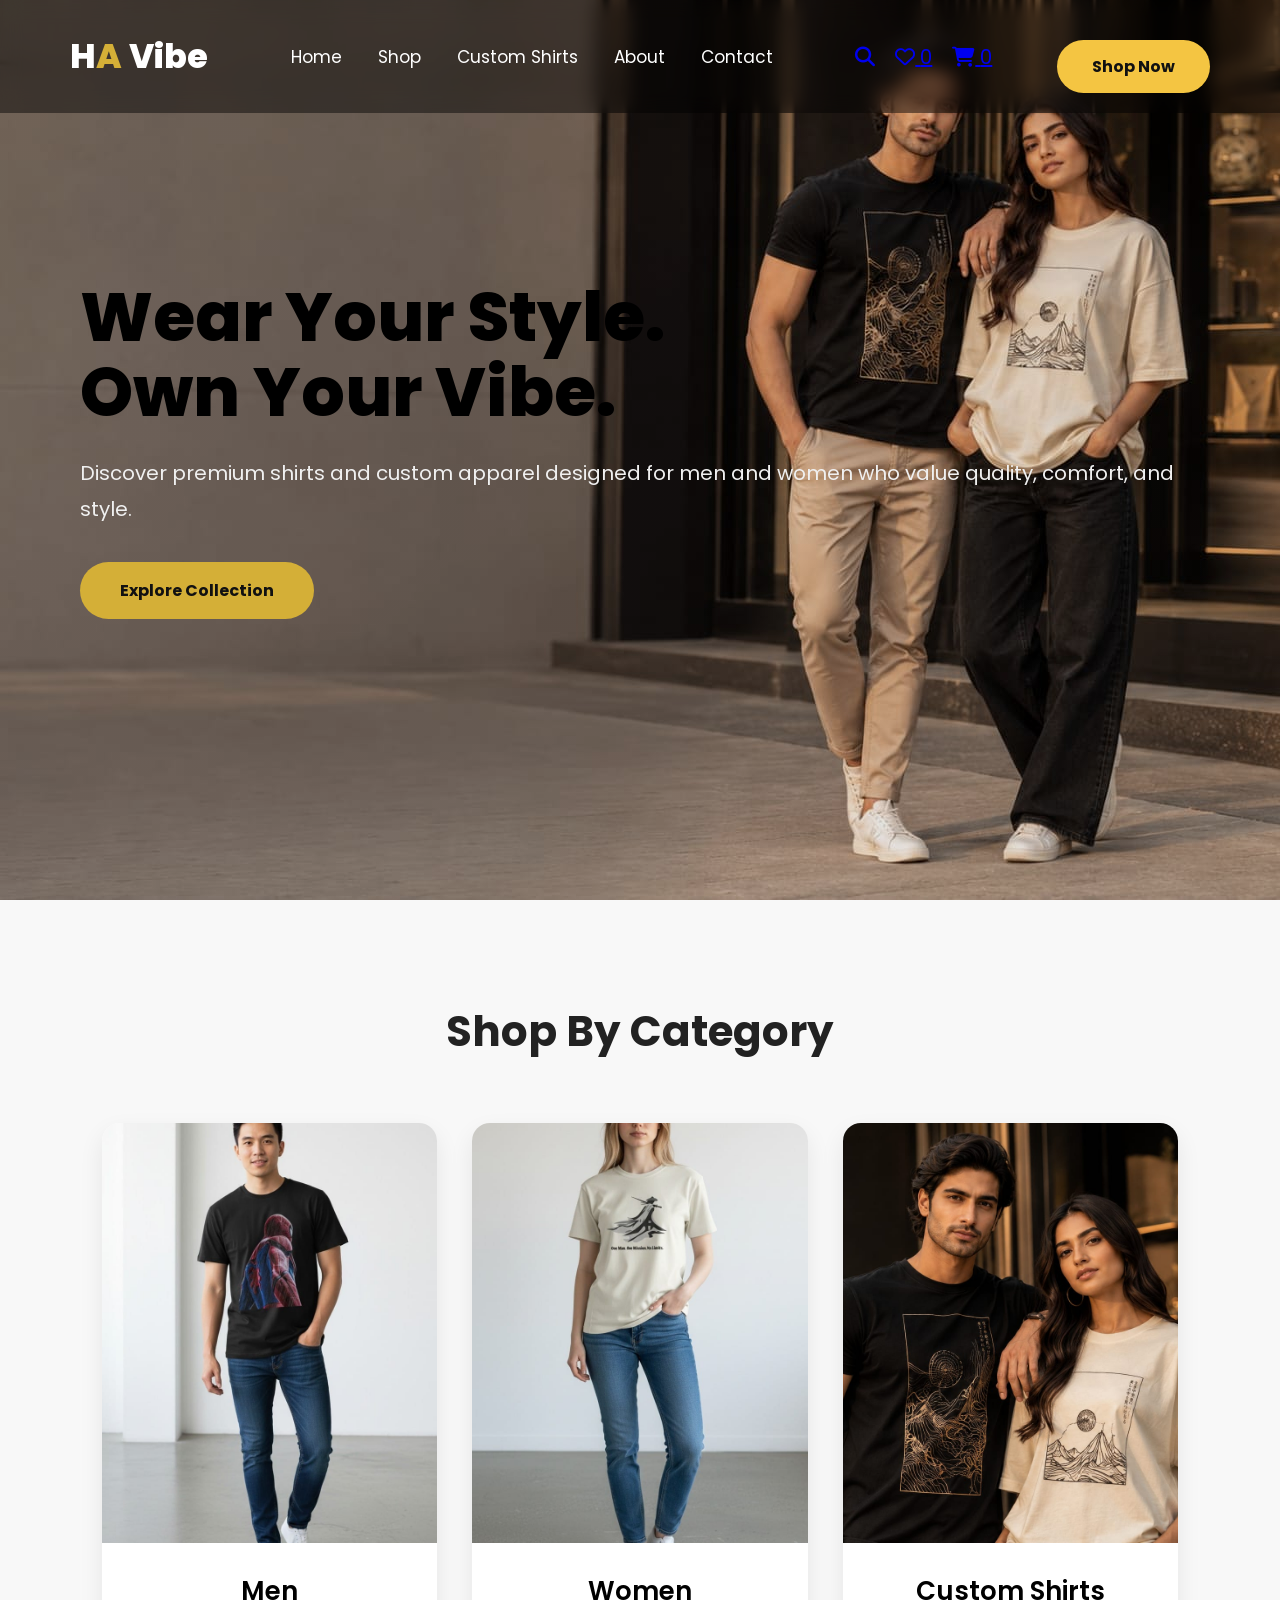
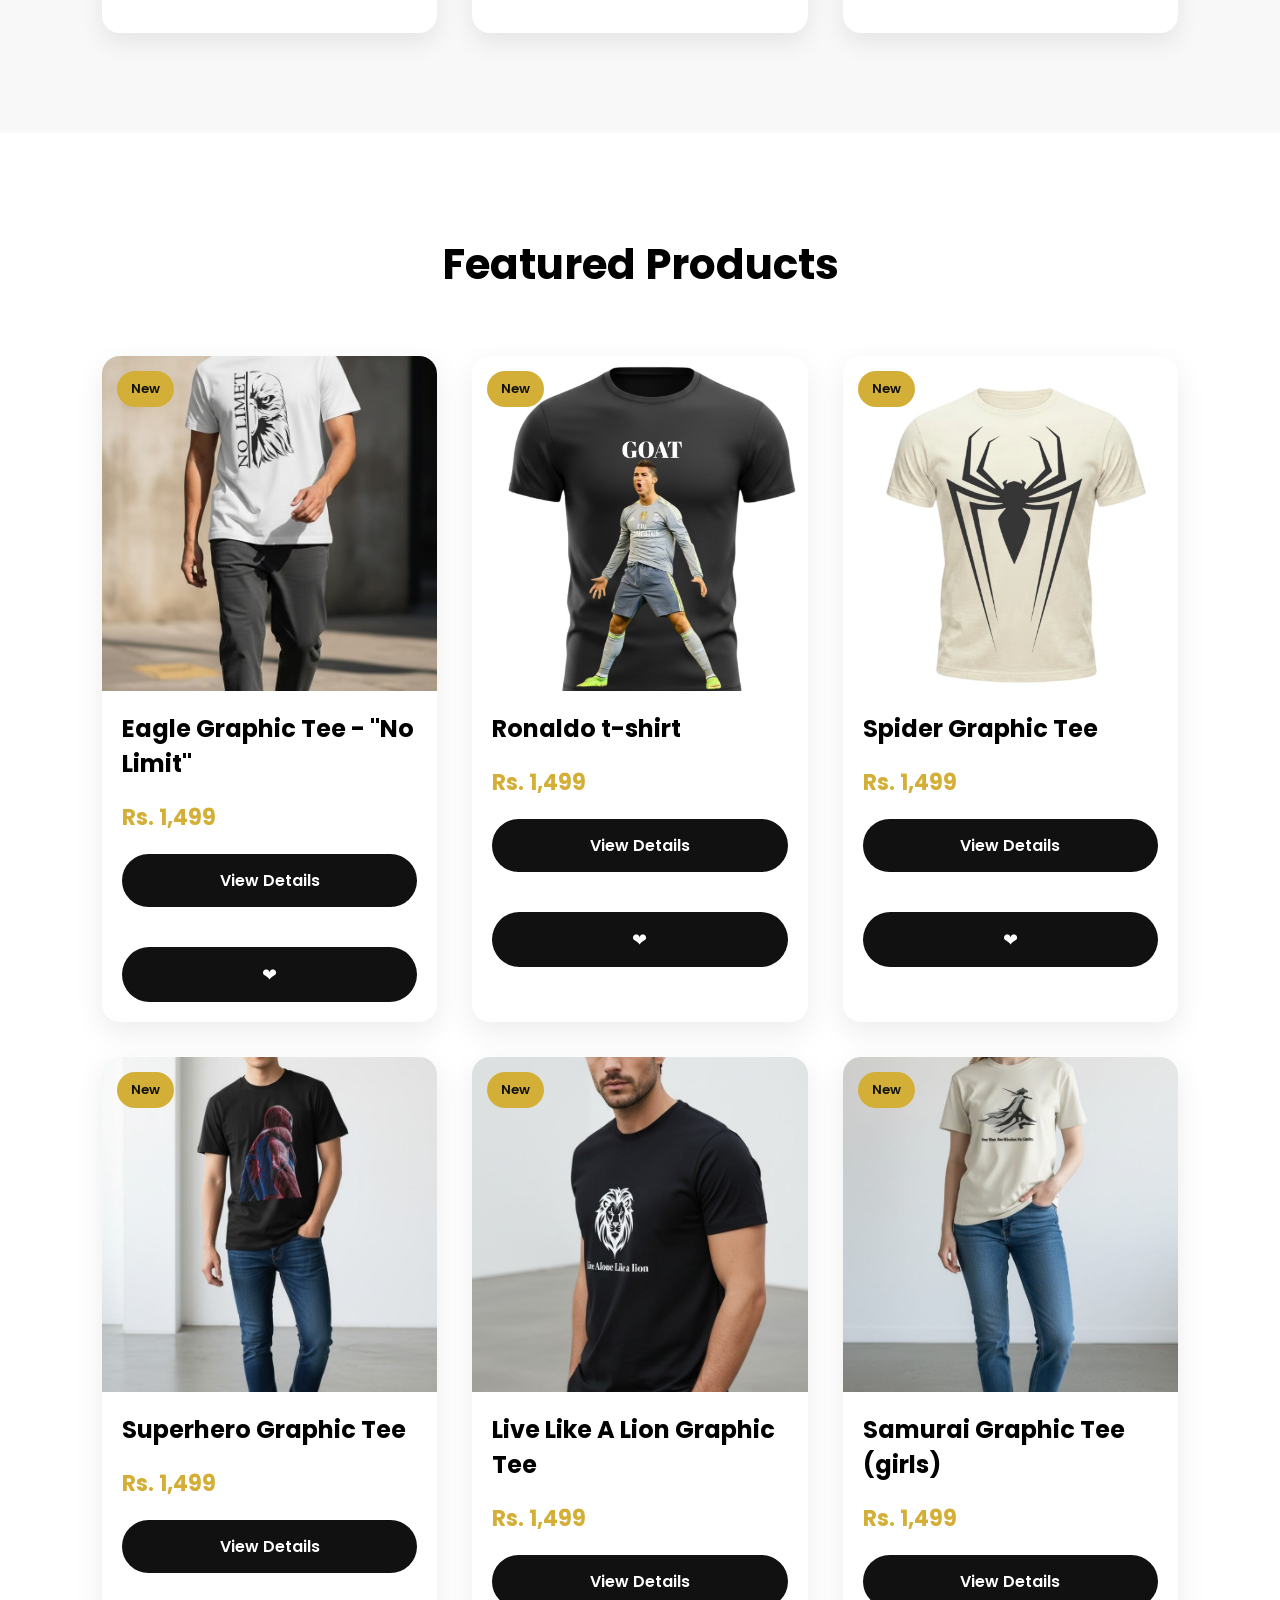
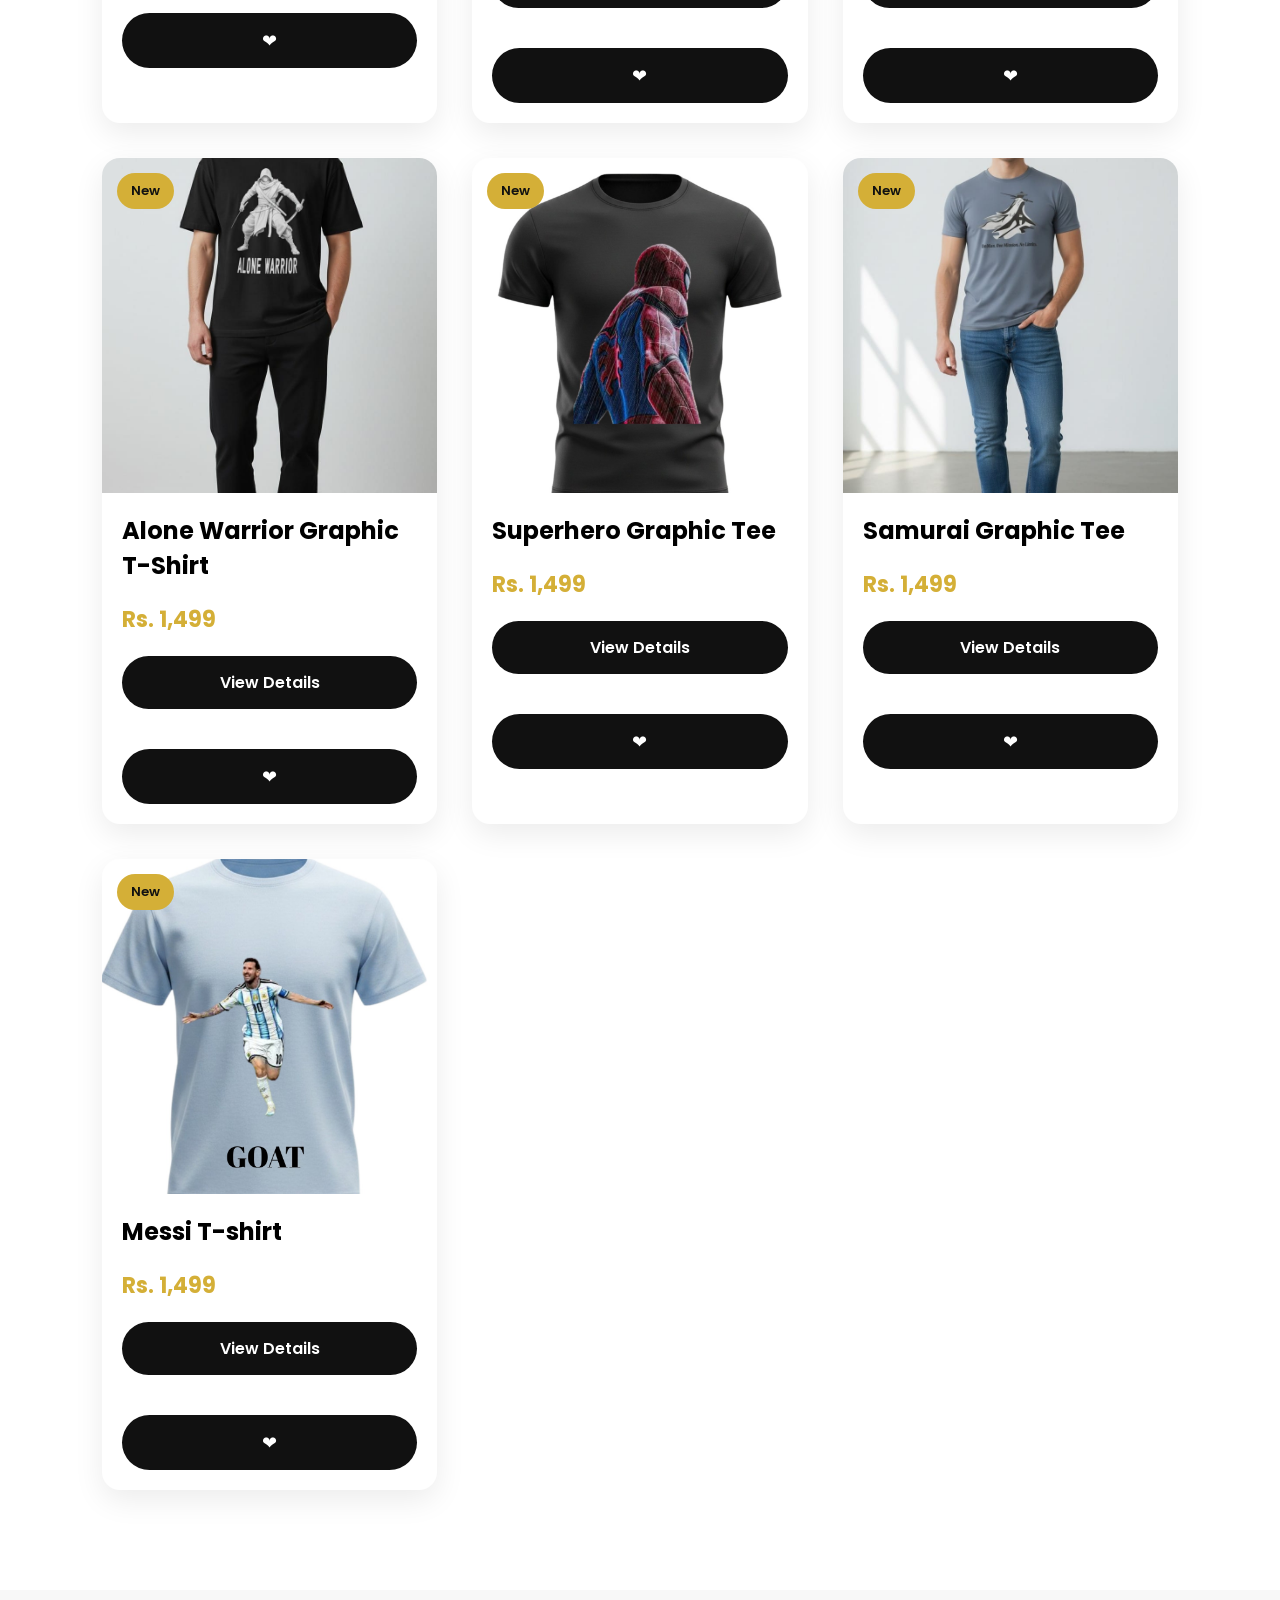
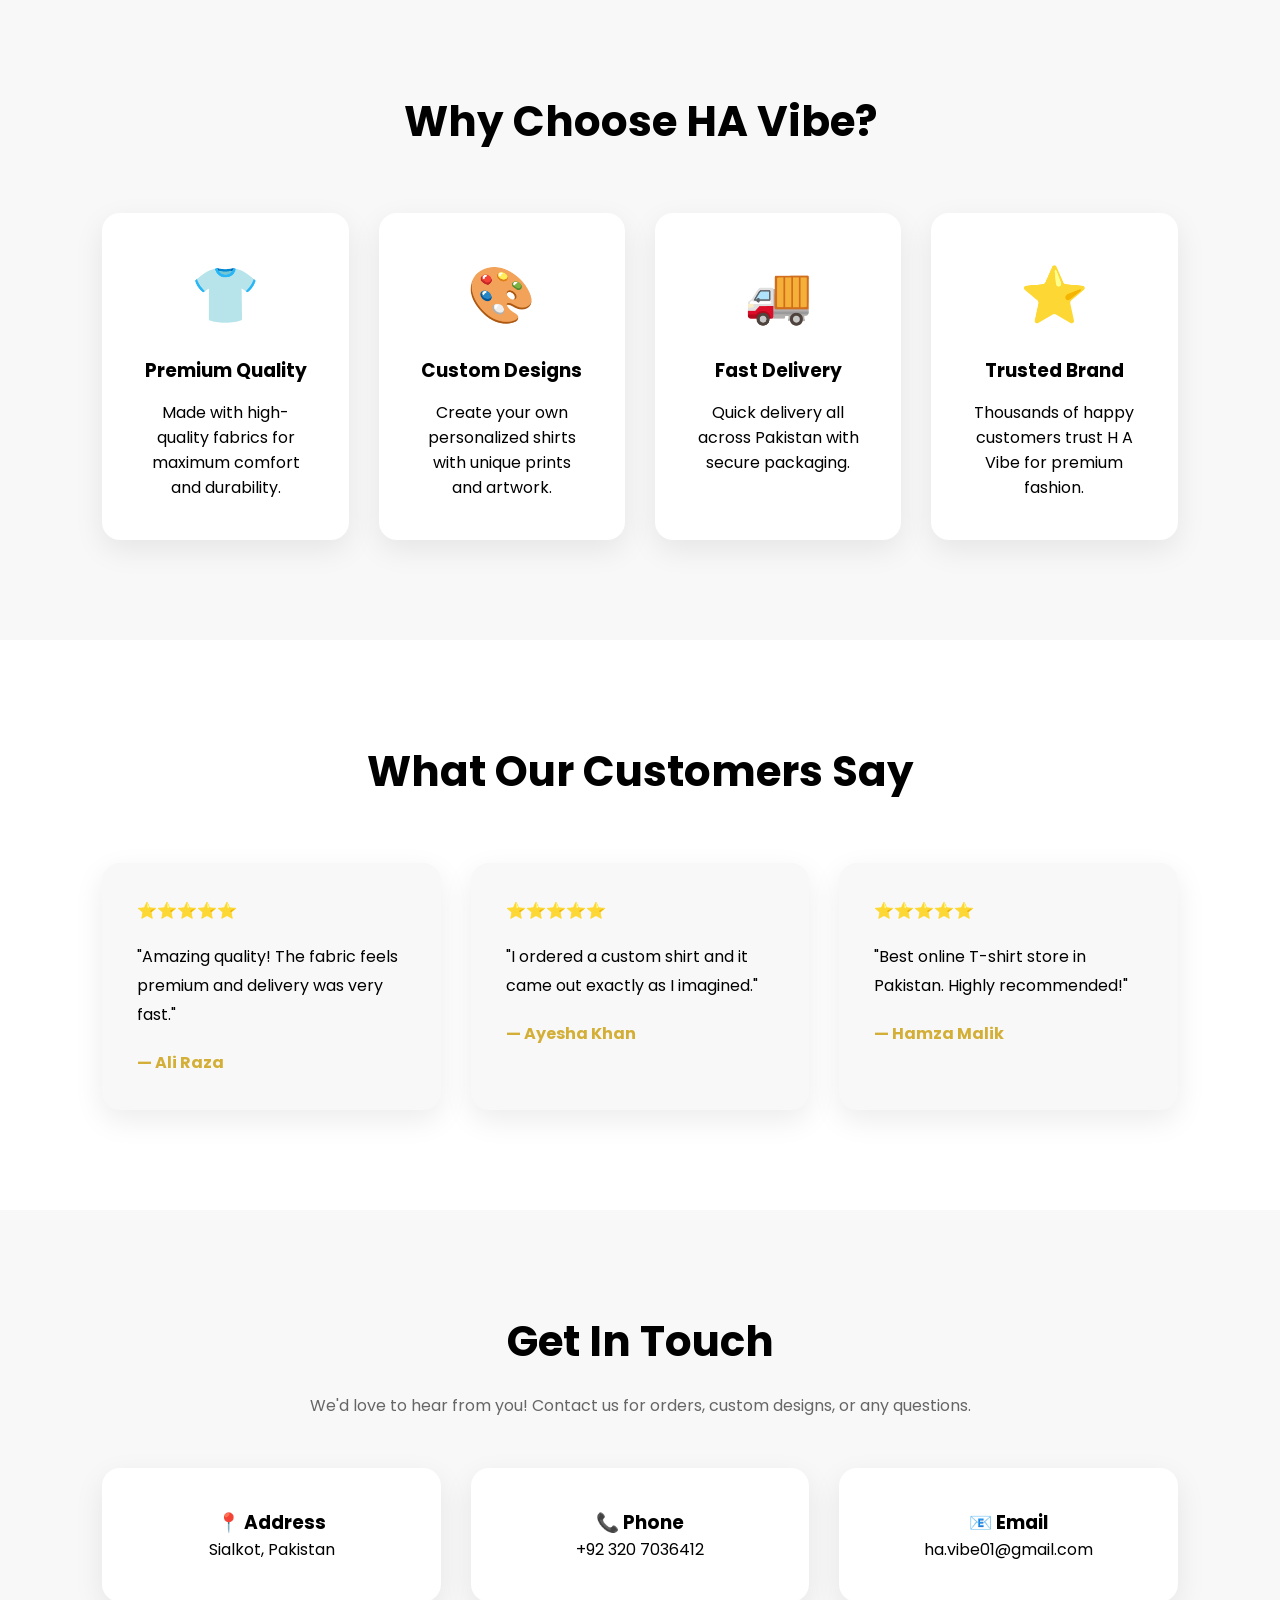
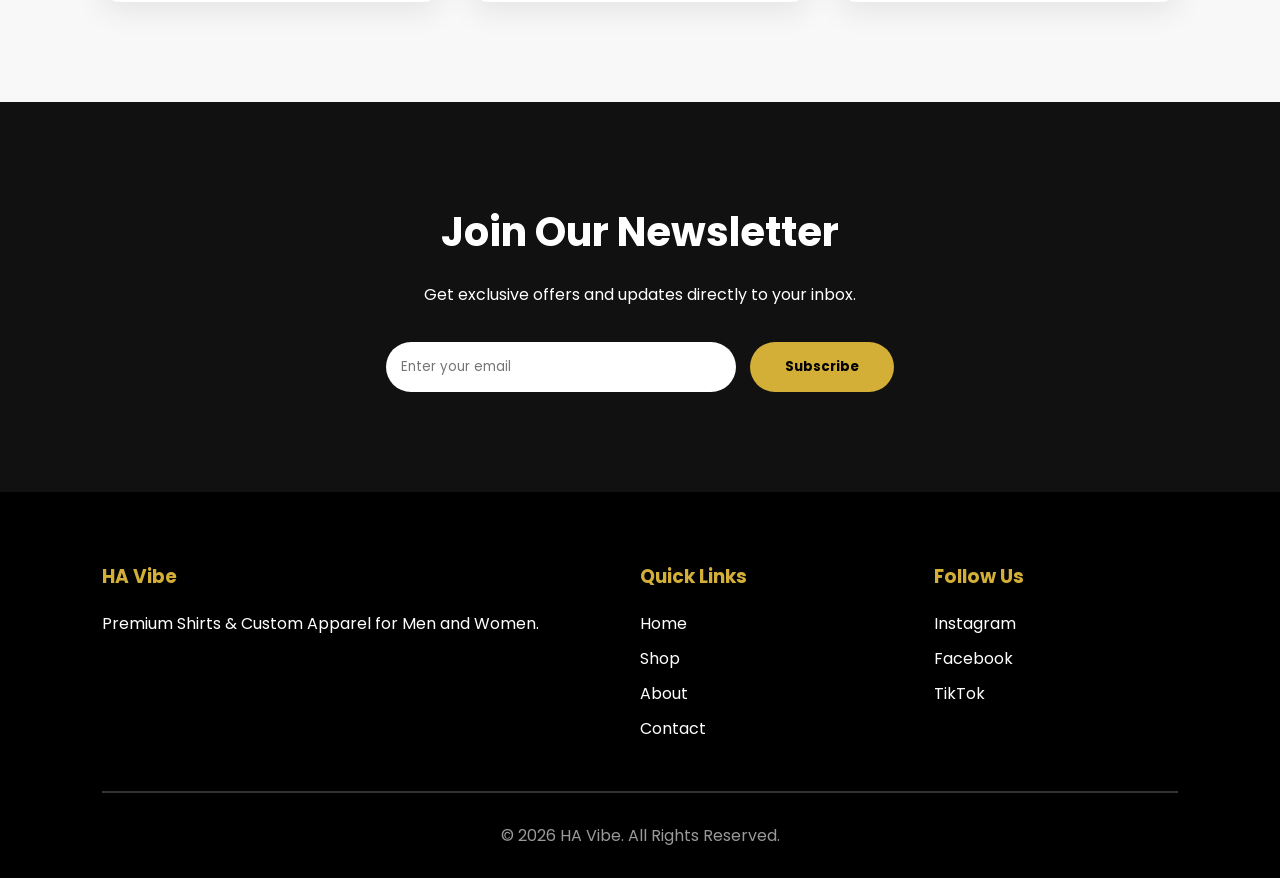
<file: index.html>
<!DOCTYPE html>
<html lang="en">
<head>
    <link rel="stylesheet"
href="https://cdnjs.cloudflare.com/ajax/libs/font-awesome/6.6.0/css/all.min.css">
    <meta charset="UTF-8">
    <meta name="viewport" content="width=device-width, initial-scale=1.0">
    <title>H A Vibe | Premium Shirts</title>

    <link rel="preconnect" href="https://fonts.googleapis.com">

<link rel="preconnect" href="https://fonts.gstatic.com" crossorigin>

<link href="https://fonts.googleapis.com/css2?family=Poppins:wght@300;400;500;600;700;800&display=swap" rel="stylesheet">
<link rel="stylesheet" href="style.css">
</head>
<button id="topBtn">↑</button>

<body>

    <!-- Navigation Bar -->
    <header>
        <nav class="navbar">

            <div class="logo">
                H<span>A</span> Vibe
            </div>

            <ul class="nav-links">
                <li><a href="index.html">Home</a></li>
               <li><a href="shop.html">Shop</a></li>
                <li><a href="custom.html">Custom Shirts</a></li>
                
                <li><a href="about.html">About</a></li>
                <li><a href="contact.html">Contact</a></li>
            </ul>
            <div class="nav-icons">

    <a href="search.html">
<i class="fas fa-search"></i>
</a>

<a href="wishlist.html">
<i class="far fa-heart"></i>
<span id="wishlist-count">0</span>
</a>

<a href="cart.html">
<i class="fas fa-shopping-cart"></i>
<span id="cart-count">0</span>
</a>
        </div>
            </div>
           <a href="shop.html" class="btn">Shop Now</a>

        </nav>
    </header>

<!-- Hero Section -->

<section class="hero">

    <div class="hero-content">

        <h1>Wear Your Style.<br>Own Your Vibe.</h1>

        <p>
            Discover premium shirts and custom apparel designed
            for men and women who value quality, comfort, and style.
        </p>

        <a href="shop.html" class="hero-btn">Explore Collection</a>

    </div>

</section>
<section class="categories">

    <h2>Shop By Category</h2>

    <div class="category-container">

        <a href="shop.html" class="category-card">
    <img src="images/product4.jpeg" alt="Men">
    <h3>Men</h3>
</a>

        <a href="shop.html" class="category-card">
    <img src="images/product6.jpeg" alt="Women">
    <h3>Women</h3>
</a>

        <a href="custom.html"class="category-card">
            <img src="images/hero.jpeg" alt="Custom Shirts">
            <h3>Custom Shirts</h3>
        </a>

    </div>

</section>

<section class="products">

    <h2>Featured Products</h2>

    <div class="product-grid">

       <div class="product-card"
     data-id="1"
     data-name="Eagle Graphic Tee"
     data-price="1499"
     data-image="images/product1.jpeg">
    <img src="images/product1.jpeg" alt="Eagle Graphic Tee">
    <span class="badge">New</span>
    <h3>Eagle Graphic Tee - "No Limit"</h3>
    <p class="price">Rs. 1,499</p>

    <a href="product-details.html?id=1" class="view-btn">View Details</a>

    <button class="wishlist">❤</button>
</div>
 <div class="product-card"
     data-id="2"
     data-name="Ronaldo T-Shirt"
     data-price="1499"
     data-image="images/product2.jpeg">
 <img src="images/product2.jpeg" alt="Ronaldo t-shirt ">
            <span class="badge">New</span>
            <h3>Ronaldo t-shirt</h3>
            <p class="price">Rs. 1,499</p>
    
            <a href="product-details.html?id=2" class="view-btn">View Details</a>
           <button class="wishlist">❤</button>

        </div>
 <div class="product-card"
     data-id="3"
     data-name="Spider Graphic Tee"
     data-price="1499"
     data-image="images/product3.jpeg">
            <img src="images/product3.jpeg" alt="Spider Graphic Tee ">
            <span class="badge">New</span>
            <h3>Spider Graphic Tee</h3>
            <p class="price">Rs. 1,499</p>
<a href="product-details.html?id=3" class="view-btn">View Details</a>

           <button class="wishlist">❤</button>

        </div>
         <div class="product-card"
     data-id="4"
     data-name="Superhero Graphic Tee"
     data-price="1499"
     data-image="images/product4.jpeg">
            <img src="images/product4.jpeg" alt="Superhero Graphic Tee">
            <span class="badge">New</span>
            <h3>Superhero Graphic Tee</h3>
            <p class="price">Rs. 1,499</p>

<a href="product-details.html?id=4" class="view-btn">View Details</a>

           <button class="wishlist">❤</button>

        </div>
 <div class="product-card"
     data-id="5"
     data-name="Live Like A Lion Graphic Tee"
     data-price="1499"
     data-image="images/product5.jpeg">
            <img src="images/product5.jpeg" alt="Live Like A Lion Graphic Tee">
            <span class="badge">New</span>
            <h3>Live Like A Lion Graphic Tee</h3>
            <p class="price">Rs. 1,499</p>
<a href="product-details.html?id=5" class="view-btn">View Details</a>
    

           <button class="wishlist">❤</button>

        </div>
 <div class="product-card"
     data-id="6"
     data-name="Samurai Graphic Tee"
     data-price="1499"
     data-image="images/product6.jpeg">
            <img src="images/product6.jpeg" alt="Samurai Graphic Tee">
            <span class="badge">New</span>
            <h3>Samurai Graphic Tee (girls)</h3>
            <p class="price">Rs. 1,499</p>
<a href="product-details.html?id=6" class="view-btn">View Details</a>

           <button class="wishlist">❤</button>

        </div>
 <div class="product-card"
     data-id="7"
     data-name="Alone Warrior Graphic T-Shirt"
     data-price="1499"
     data-image="images/product7.jpeg">
            <img src="images/product7.jpeg" alt="Alone Warrior Graphic T-Shirt">
            <span class="badge">New</span>
            <h3>Alone Warrior Graphic T-Shirt</h3>
            <p class="price">Rs. 1,499</p>
<a href="product-details.html?id=7" class="view-btn">View Details</a>
        
           <button class="wishlist">❤</button>

        </div>
 <div class="product-card"
     data-id="8"
     data-name="Superhero Graphic Tee"
     data-price="1499"
     data-image="images/product8.jpeg">
            <img src="images/product8.jpeg" alt="Superhero Graphic Tee">
            <span class="badge">New</span>
            <h3>Superhero Graphic Tee </h3>
            <p class="price">Rs. 1,499</p>
            <a href="product-details.html?id=8" class="view-btn">View Details</a>

          

           <button class="wishlist">❤</button>

        </div>
 <div class="product-card"
     data-id="9"
     data-name="Samurai Graphic Tee"
     data-price="1499"
     data-image="images/product9.jpeg">
            <img src="images/product9.jpeg" alt="Samurai Graphic Tee">
            <span class="badge">New</span>
            <h3>Samurai Graphic Tee</h3>
            <p class="price">Rs. 1,499</p>
<a href="product-details.html?id=9" class="view-btn">View Details</a>
           <button class="wishlist">❤</button>

        </div>
 <div class="product-card"
     data-id="10"
     data-name="Messi T-Shirt"
     data-price="1499"
     data-image="images/product10.jpeg">
            <img src="images/product10.jpeg" alt=" Messi T-Shirt">
            <span class="badge">New</span>
            <h3>Messi T-shirt</h3>
            <p class="price">Rs. 1,499</p>

           <a href="product-details.html?id=10" class="view-btn">View Details</a>

           <button class="wishlist">❤</button>

        </div>
 
        </div>
        

</section>
<section class="why-us">

    <h2>Why Choose HA Vibe?</h2>

    <div class="why-container">

        <div class="why-card">
            <div class="icon">👕</div>
            <h3>Premium Quality</h3>
            <p>Made with high-quality fabrics for maximum comfort and durability.</p>
        </div>

        <div class="why-card">
            <div class="icon">🎨</div>
            <h3>Custom Designs</h3>
            <p>Create your own personalized shirts with unique prints and artwork.</p>
        </div>

        <div class="why-card">
            <div class="icon">🚚</div>
            <h3>Fast Delivery</h3>
            <p>Quick delivery all across Pakistan with secure packaging.</p>
        </div>

        <div class="why-card">
            <div class="icon">⭐</div>
            <h3>Trusted Brand</h3>
            <p>Thousands of happy customers trust H A Vibe for premium fashion.</p>
        </div>

    </div>

</section>
<section class="reviews">

    <h2>What Our Customers Say</h2>

    <div class="review-container">

        <div class="review-card">

            ⭐⭐⭐⭐⭐

            <p>"Amazing quality! The fabric feels premium and delivery was very fast."</p>

            <h4>— Ali Raza</h4>

        </div>

        <div class="review-card">

            ⭐⭐⭐⭐⭐

            <p>"I ordered a custom shirt and it came out exactly as I imagined."</p>

            <h4>— Ayesha Khan</h4>

        </div>

        <div class="review-card">

            ⭐⭐⭐⭐⭐

            <p>"Best online T-shirt store in Pakistan. Highly recommended!"</p>

            <h4>— Hamza Malik</h4>

        </div>

    </div>

</section>
<section class="contact">

    <h2>Get In Touch</h2>

    <p class="contact-text">
        We'd love to hear from you! Contact us for orders, custom designs, or any questions.
    </p>

    <div class="contact-container">

        <div class="contact-box">
            <h3>📍 Address</h3>
            <p>Sialkot, Pakistan</p>
        </div>

        <div class="contact-box">
            <h3>📞 Phone</h3>
            <p>+92 320 7036412</p>
        </div>

        <div class="contact-box">
            <h3>📧 Email</h3>
            <p>ha.vibe01@gmail.com</p>
        </div>

    </div>

</section>
<section class="newsletter">

    <h2>Join Our Newsletter</h2>

    <p>Get exclusive offers and updates directly to your inbox.</p>

    <form>

        <input type="email" placeholder="Enter your email">

        <button>Subscribe</button>

    </form>

</section>
<footer>

    <div class="footer-container">

        <div class="footer-box">

            <h3>HA Vibe</h3>

            <p>Premium Shirts & Custom Apparel for Men and Women.</p>

        </div>

        <div class="footer-box">

            <h3>Quick Links</h3>

            <a href="#">Home</a>
            <a href="#">Shop</a>
            <a href="#">About</a>
            <a href="#">Contact</a>

        </div>

        <div class="footer-box">

            <h3>Follow Us</h3>

            <a href="https://www.instagram.com/ha.vibe1?igsh=MTh4cnRpYnlwMnNlbw==">Instagram</a>
            <a href="https://www.facebook.com/share/1CMY6rTLEB/">Facebook</a>
            <a href="https://www.tiktok.com/@ha.vibe_1?_r=1&_t=ZS-97vSe5h5P3E">TikTok</a>

        </div>

    </div>

    <hr>

    <p class="copyright">
        © 2026 HA Vibe. All Rights Reserved.
    </p>


</footer>
<script src="script.js"></script>
</body>
</html>
</file>
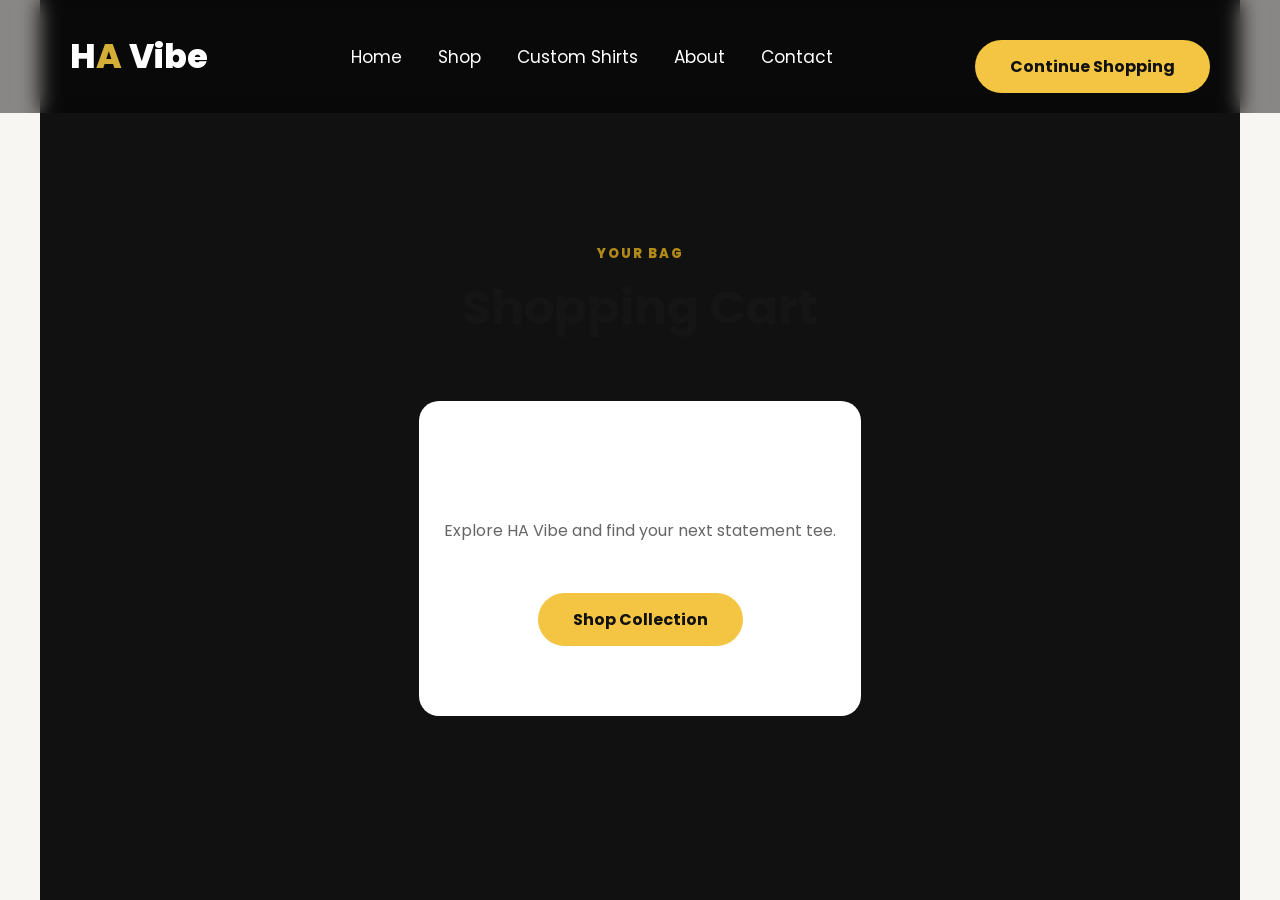
<file: cart.html>
<!DOCTYPE html>
<html lang="en"><head><meta charset="UTF-8"><meta name="viewport" content="width=device-width,initial-scale=1.0">
<title>Shopping Cart | HA Vibe</title><link rel="preconnect" href="https://fonts.googleapis.com"><link rel="preconnect" href="https://fonts.gstatic.com" crossorigin>
<link href="https://fonts.googleapis.com/css2?family=Poppins:wght@300;400;500;600;700;800&display=swap" rel="stylesheet"><link rel="stylesheet" href="style.css"></head>
<body><header><nav class="navbar"><div class="logo">H<span>A</span> Vibe</div><ul class="nav-links"><li><a href="index.html">Home</a></li><li><a href="shop.html">Shop</a></li><li><a href="custom.html">Custom Shirts</a></li><li><a href="about.html">About</a></li><li><a href="contact.html">Contact</a></li></ul><a href="shop.html" class="btn">Continue Shopping</a></nav></header>
<main class="cart-page professional-cart"><div class="page-heading"><p>YOUR BAG</p><h1>Shopping Cart</h1></div><div id="cart-items"></div>
<div class="cart-summary"><div><span>Order Total</span><strong id="cart-total">Rs. 0</strong></div><button class="btn checkout-btn" onclick="checkout()">Proceed to Checkout</button></div></main>
<script src="script.js"></script><script>
function renderCart(){
 const cart=getList("cart"), container=document.getElementById("cart-items");
 if(!cart.length){container.innerHTML='<div class="empty-state"><h2>Your cart is empty</h2><p>Explore HA Vibe and find your next statement tee.</p><a class="btn" href="shop.html">Shop Collection</a></div>';document.querySelector(".cart-summary").style.display="none";return;}
 let total=0; container.innerHTML="";
 cart.forEach((item,index)=>{const q=item.quantity||1; total+=Number(item.price)*q; container.innerHTML+=`<article class="cart-card"><img src="${item.image}" alt="${item.name}"><div class="cart-info"><h3>${item.name}</h3><p>${item.color||""} ${item.size?"· Size "+item.size:""}</p><strong>${money(item.price)}</strong></div><div class="quantity-control"><button onclick="changeQty(${index},-1)">−</button><span>${q}</span><button onclick="changeQty(${index},1)">+</button></div><button class="remove-item" onclick="removeItem(${index})">Remove</button></article>`;});
 document.getElementById("cart-total").textContent=money(total);
}
function changeQty(index,change){const cart=getList("cart");cart[index].quantity=Math.max(1,(cart[index].quantity||1)+change);saveList("cart",cart);renderCart();}
function removeItem(index){const cart=getList("cart");cart.splice(index,1);saveList("cart",cart);renderCart();}
renderCart();
</script></body></html>
</file>
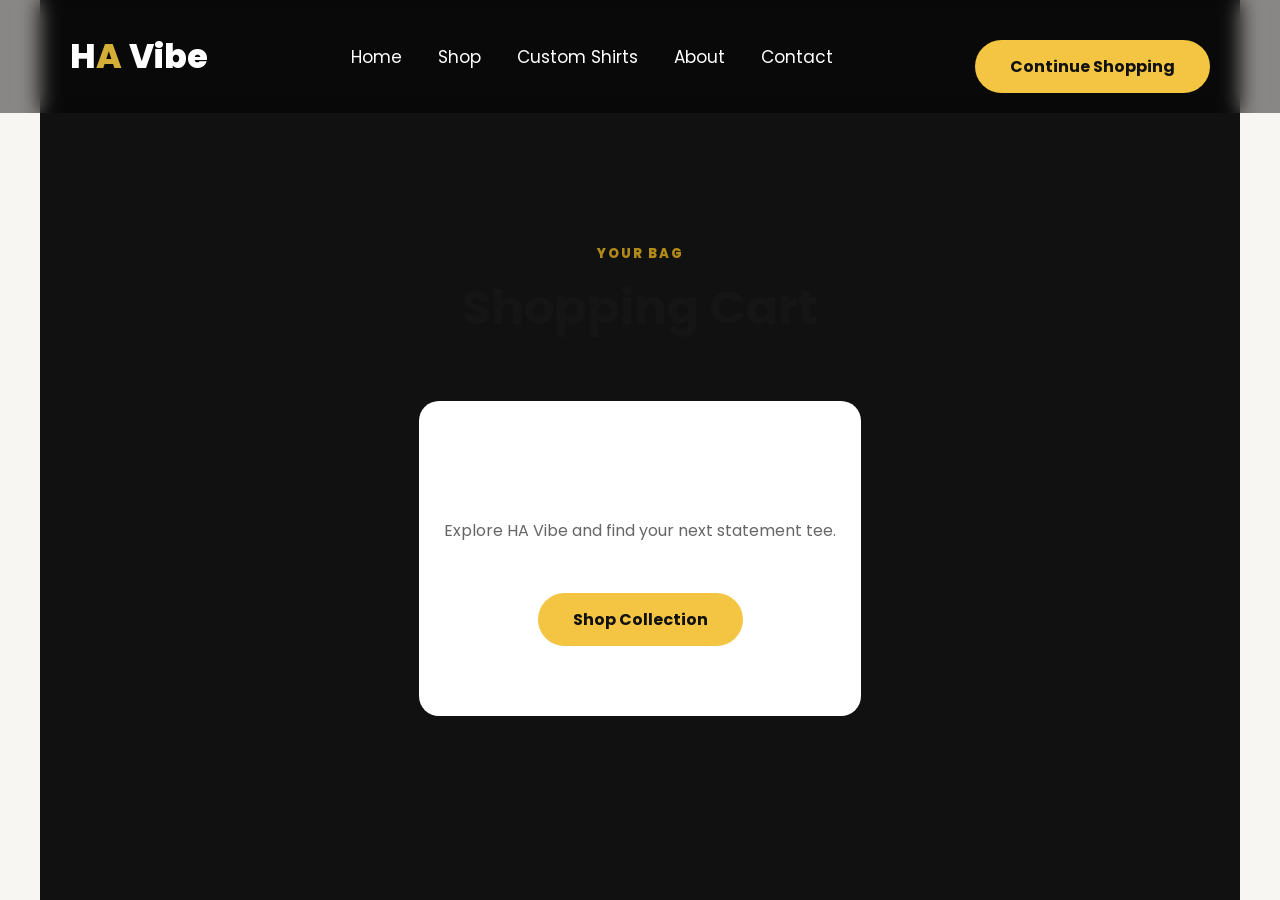
<file: checkout.html>
<!DOCTYPE html>
<html lang="en"><head><meta charset="UTF-8"><meta name="viewport" content="width=device-width,initial-scale=1.0">
<title>Checkout | HA Vibe</title><link rel="preconnect" href="https://fonts.googleapis.com"><link rel="preconnect" href="https://fonts.gstatic.com" crossorigin>
<link href="https://fonts.googleapis.com/css2?family=Poppins:wght@300;400;500;600;700;800&display=swap" rel="stylesheet"><link rel="stylesheet" href="style.css"></head>
<body><header><nav class="navbar"><div class="logo">H<span>A</span> Vibe</div><ul class="nav-links"><li><a href="index.html">Home</a></li><li><a href="shop.html">Shop</a></li><li><a href="cart.html">Cart</a></li><li><a href="contact.html">Contact</a></li></ul><a href="cart.html" class="btn">Back to Cart</a></nav></header>
<main class="checkout-page"><div class="page-heading"><p>SECURE ORDER REQUEST</p><h1>Checkout</h1><span>Complete your details. Your order will be sent directly to HA Vibe on WhatsApp for confirmation.</span></div>
<div class="checkout-grid"><form id="checkout-form" class="checkout-form"><h2>Delivery Details</h2>
<label>Full Name<input id="customer-name" required type="text" placeholder="Your full name"></label>
<label>Phone Number<input id="customer-phone" required type="tel" placeholder="03XX XXXXXXX"></label>
<label>Email (optional)<input id="customer-email" type="email" placeholder="you@example.com"></label>
<label>City<input id="customer-city" required type="text" placeholder="Your city"></label>
<label>Complete Address<textarea id="customer-address" required rows="4" placeholder="House / street / area"></textarea></label>
<label>Order Notes (optional)<textarea id="customer-notes" rows="3" placeholder="Any special instructions"></textarea></label>
<div class="payment-note"><strong>Payment / delivery confirmation</strong><p>HA Vibe will confirm payment and delivery details with you directly after receiving the order.</p></div>
<button class="btn place-order-btn" type="submit">Place Order on WhatsApp</button></form>
<aside class="order-review"><h2>Order Summary</h2><div id="checkout-items"></div><div class="checkout-total"><span>Total</span><strong id="checkout-total">Rs. 0</strong></div></aside></div></main>
<script src="script.js"></script><script>
const checkoutCart=getList("cart"), checkoutItems=document.getElementById("checkout-items");
if(!checkoutCart.length){location.href="cart.html";}
let checkoutTotal=0;
checkoutCart.forEach(item=>{const q=item.quantity||1;checkoutTotal+=Number(item.price)*q;checkoutItems.innerHTML+=`<div class="checkout-item"><img src="${item.image}" alt="${item.name}"><div><strong>${item.name}</strong><span>${item.color} · Size ${item.size} · Qty ${q}</span></div><b>${money(Number(item.price)*q)}</b></div>`;});
document.getElementById("checkout-total").textContent=money(checkoutTotal);
document.getElementById("checkout-form").addEventListener("submit",e=>{
 e.preventDefault();
 const orderId="HAV-"+Date.now().toString().slice(-7);
 const customer={name:document.getElementById("customer-name").value.trim(),phone:document.getElementById("customer-phone").value.trim(),email:document.getElementById("customer-email").value.trim(),city:document.getElementById("customer-city").value.trim(),address:document.getElementById("customer-address").value.trim(),notes:document.getElementById("customer-notes").value.trim()};
 const lines=checkoutCart.map((item,i)=>`${i+1}. ${item.name}\nColor: ${item.color}\nSize: ${item.size}\nQty: ${item.quantity||1}\nPrice: ${money(Number(item.price)*(item.quantity||1))}`).join("\n\n");
 const message=`*NEW HA VIBE ORDER*\nOrder ID: ${orderId}\n\n*Customer Details*\nName: ${customer.name}\nPhone: ${customer.phone}\nEmail: ${customer.email||"Not provided"}\nCity: ${customer.city}\nAddress: ${customer.address}\n\n*Order Items*\n${lines}\n\n*TOTAL: ${money(checkoutTotal)}*\n\nNotes: ${customer.notes||"None"}\n\nPlease confirm my order.`;
 const order={id:orderId,customer,items:checkoutCart,total:checkoutTotal,createdAt:new Date().toISOString(),status:"Pending WhatsApp confirmation"};
 localStorage.setItem("lastOrder",JSON.stringify(order));
 window.open(`https://wa.me/${STORE.phone}?text=${encodeURIComponent(message)}`,"_blank");
 localStorage.removeItem("cart");
 setTimeout(()=>location.href=`order-success.html?id=${encodeURIComponent(orderId)}`,500);
});
</script></body></html>
</file>
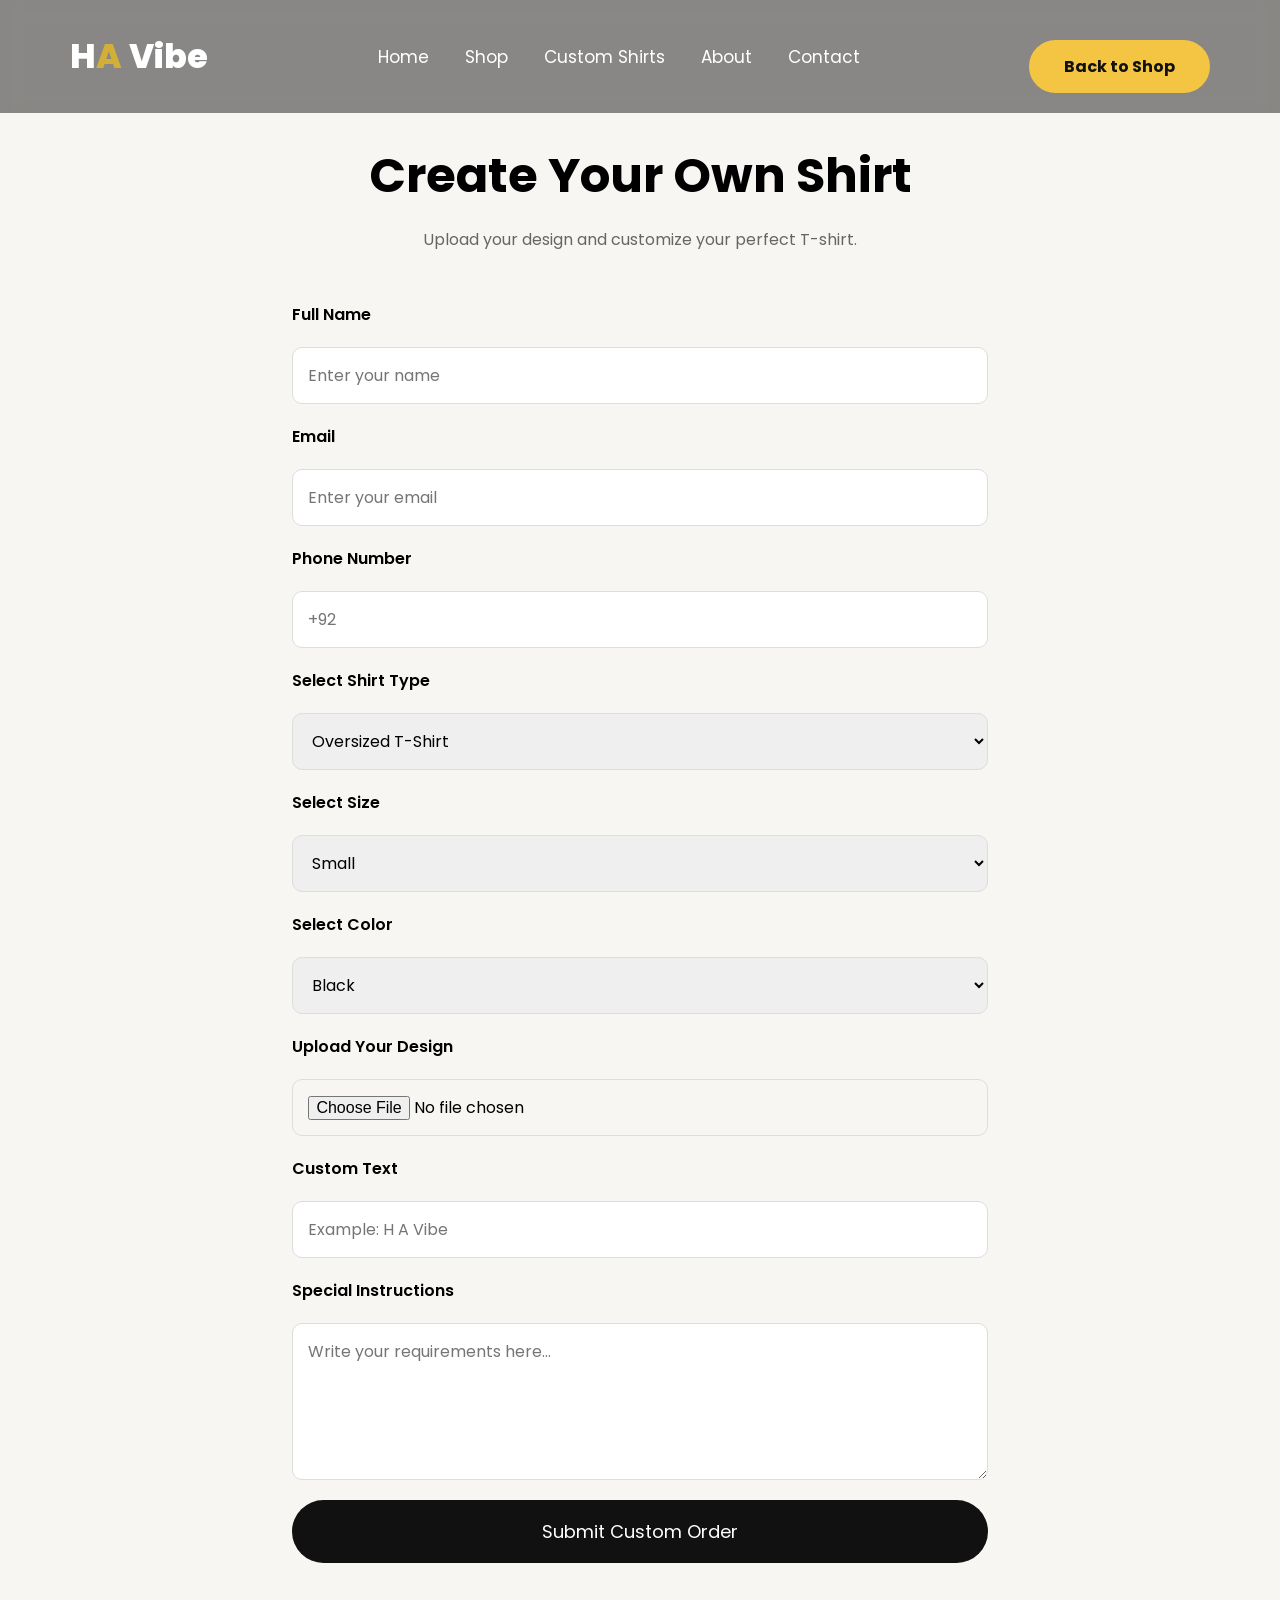
<file: custom.html>
<!DOCTYPE html>
<html lang="en">

<head>

<meta charset="UTF-8">

<meta name="viewport" content="width=device-width, initial-scale=1.0">

<title>Custom Shirts | H A Vibe</title>

<link rel="preconnect" href="https://fonts.googleapis.com">

<link rel="preconnect" href="https://fonts.gstatic.com" crossorigin>

<link href="https://fonts.googleapis.com/css2?family=Poppins:wght@300;400;500;600;700;800&display=swap" rel="stylesheet">

<link rel="stylesheet" href="style.css">

</head>

<body>

<nav class="navbar">

<div class="logo">

H<span>A</span> Vibe

</div>

<ul class="nav-links">

<li><a href="index.html">Home</a></li>

<li><a href="shop.html">Shop</a></li>

<li><a href="custom.html">Custom Shirts</a></li>
<li><a href="about.html">About</a></li>
<li><a href="contact.html">Contact</a></li>

</ul>

<a href="shop.html" class="btn">Back to Shop</a>

</nav>

<section class="custom-page">

<h1>Create Your Own Shirt</h1>

<p>Upload your design and customize your perfect T-shirt.</p>

<form class="custom-form">

<label>Full Name</label>

<input type="text" placeholder="Enter your name">

<label>Email</label>

<input type="email" placeholder="Enter your email">

<label>Phone Number</label>

<input type="tel" placeholder="+92">

<label>Select Shirt Type</label>

<select>

<option>Oversized T-Shirt</option>

<option>Regular Fit</option>

<option>Polo Shirt</option>

<option>Hoodie</option>

</select>

<label>Select Size</label>

<select>

<option>Small</option>

<option>Medium</option>

<option>Large</option>

<option>XL</option>

</select>

<label>Select Color</label>

<select>

<option>Black</option>

<option>White</option>

<option>Beige</option>

<option>Navy Blue</option>

<option>Brown</option>

</select>

<label>Upload Your Design</label>

<input type="file">

<label>Custom Text</label>

<input type="text" placeholder="Example: H A Vibe">

<label>Special Instructions</label>

<textarea rows="5" placeholder="Write your requirements here..."></textarea>

<button type="submit">

Submit Custom Order

</button>

</form>

</section>
<script src="script.js"></script>
</body>

</html>
</file>
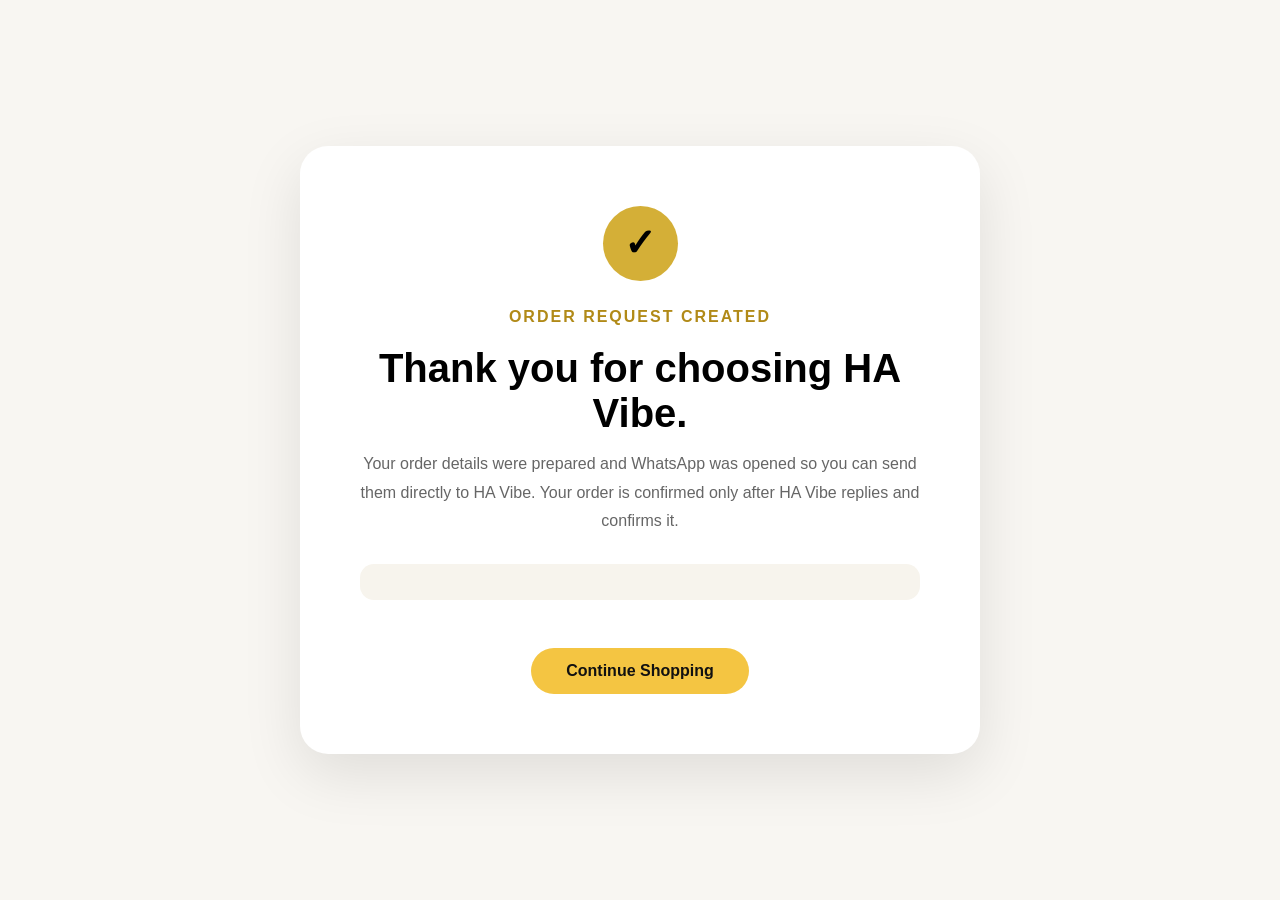
<file: order-success.html>
<!DOCTYPE html><html lang="en"><head><meta charset="UTF-8"><meta name="viewport" content="width=device-width,initial-scale=1.0"><title>Order Sent | HA Vibe</title><link rel="stylesheet" href="style.css"></head>
<body><main class="success-page"><div class="success-card"><div class="success-icon">✓</div><p>ORDER REQUEST CREATED</p><h1>Thank you for choosing HA Vibe.</h1><p>Your order details were prepared and WhatsApp was opened so you can send them directly to HA Vibe. Your order is confirmed only after HA Vibe replies and confirms it.</p><div id="order-reference"></div><a class="btn" href="shop.html">Continue Shopping</a></div></main>
<script>const order=JSON.parse(localStorage.getItem("lastOrder")||"null");if(order)document.getElementById("order-reference").innerHTML=`<strong>Order ID: ${order.id}</strong><span>Total: Rs. ${Number(order.total).toLocaleString()}</span>`;</script></body></html>
</file>
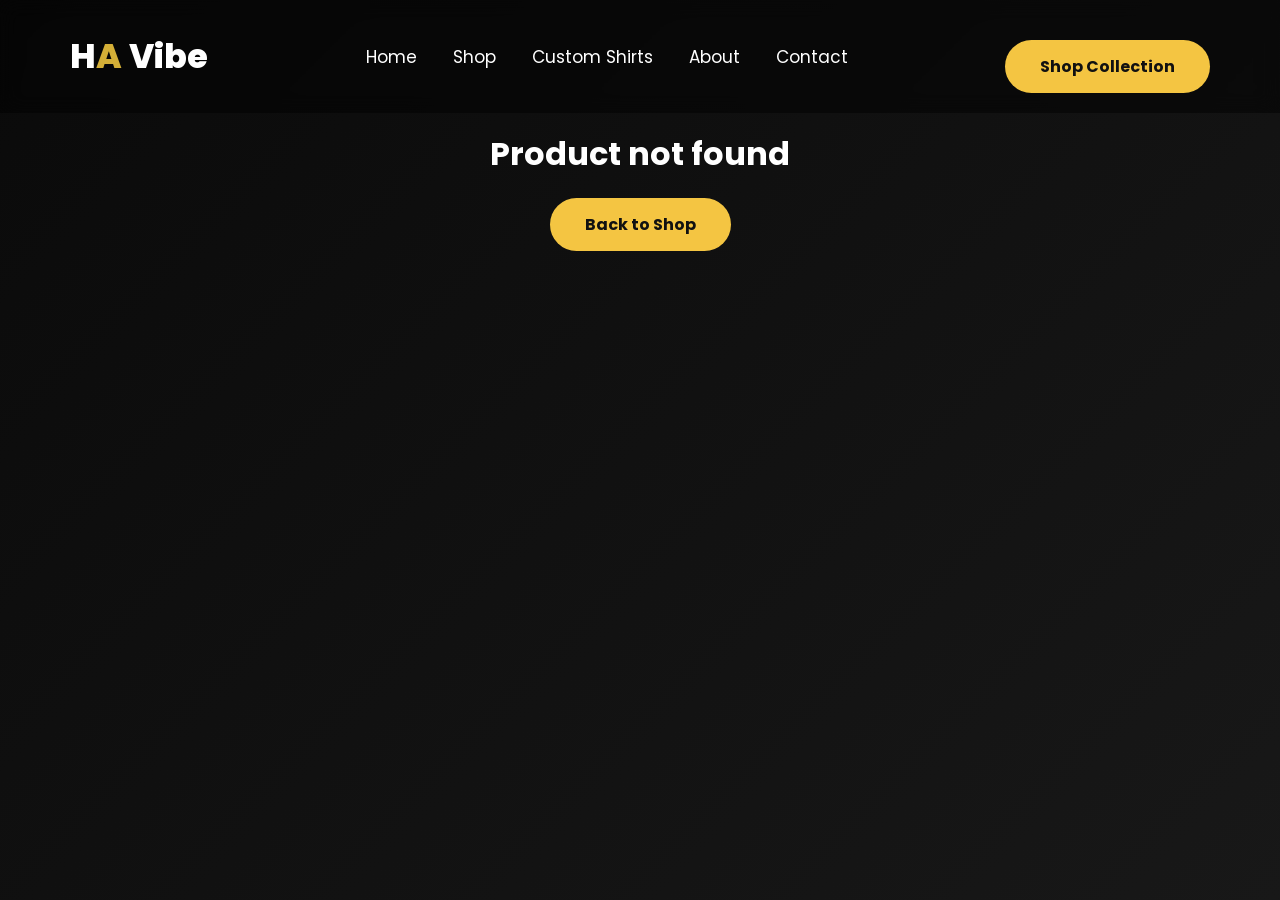
<file: product-details.html>
<!DOCTYPE html><html lang="en"><head><meta charset="UTF-8"><meta name="viewport" content="width=device-width, initial-scale=1.0"><title>Product Details | HA Vibe</title><link rel="preconnect" href="https://fonts.googleapis.com"><link rel="preconnect" href="https://fonts.gstatic.com" crossorigin><link href="https://fonts.googleapis.com/css2?family=Poppins:wght@300;400;500;600;700;800&display=swap" rel="stylesheet"><link rel="stylesheet" href="style.css"></head><body>
<header><nav class="navbar"><div class="logo">H<span>A</span> Vibe</div><ul class="nav-links"><li><a href="index.html">Home</a></li><li><a href="shop.html">Shop</a></li><li><a href="custom.html">Custom Shirts</a></li><li><a href="about.html">About</a></li><li><a href="contact.html">Contact</a></li></ul><a href="shop.html" class="btn">Shop Collection</a></nav></header>
<main class="product-details professional-details"><div class="product-visual"><span class="detail-badge">HA VIBE ORIGINAL</span><img id="product-image" src="" alt=""><p class="image-note">Color preview changes when you select a variant.</p></div><div class="details"><p class="detail-eyebrow">PREMIUM GRAPHIC COLLECTION</p><h1 id="product-name"></h1><h2 id="product-price"></h2><p id="product-description"></p><div class="option-block"><div class="option-heading"><strong>Choose Color</strong><span>Selected: <b id="selected-color"></b></span></div><div id="color-options" class="color-options"></div></div><div class="option-block"><div class="option-heading"><strong>Choose Size</strong><span>Select one</span></div><div class="sizes"><button type="button" class="size-option" data-size="S">S</button><button type="button" class="size-option" data-size="M">M</button><button type="button" class="size-option" data-size="L">L</button><button type="button" class="size-option" data-size="XL">XL</button></div></div><div class="detail-actions"><button class="btn primary-action" id="addToCartBtn">Add to Cart</button><button class="btn secondary-action" id="wishlistBtn">♡ Add to Wishlist</button></div><div class="product-promises"><span>✓ Premium cotton</span><span>✓ Breathable fabric</span><span>✓ Modern fit</span></div><p class="variant-note">Note: Actual color and design may vary slightly due to screen settings and lighting conditions.</p></div></main><script src="script.js"></script></body></html>
</file>
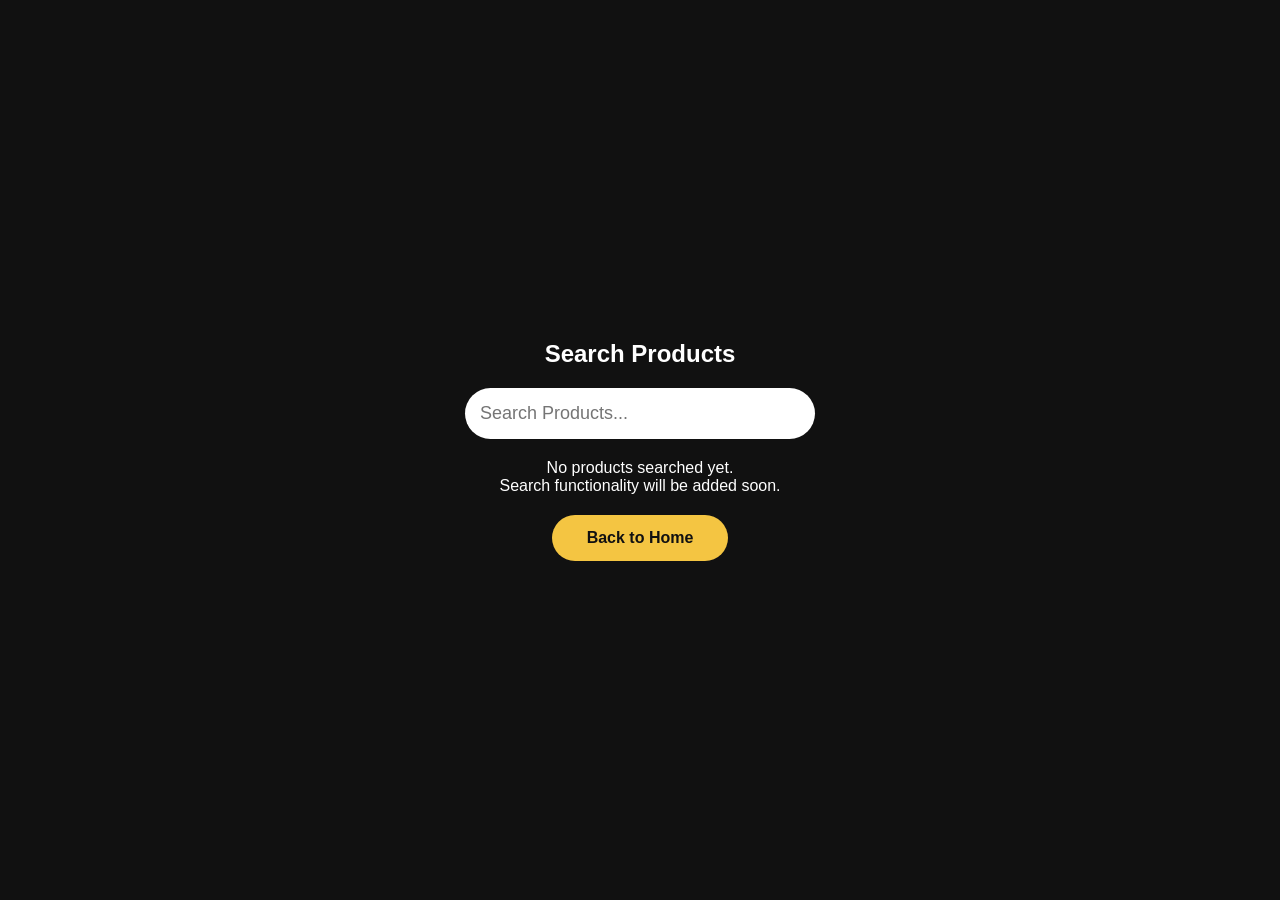
<file: search.html>
<!DOCTYPE html>
<html lang="en">
<head>
<meta charset="UTF-8">
<meta name="viewport" content="width=device-width, initial-scale=1.0">
<title>Search | HA Vibe</title>
<link rel="stylesheet" href="style.css">
</head>

<body>

<section class="search-page">
    <h1>Search Products</h1>

    <input type="text" class="search-box" placeholder="Search Products...">

<div class="search-results">

<p>No products searched yet.</p>

</div>

    <p>Search functionality will be added soon.</p>

    <a href="index.html" class="btn">Back to Home</a>

</section>
<script src="script.js"></script>
</body>
</html>
</file>
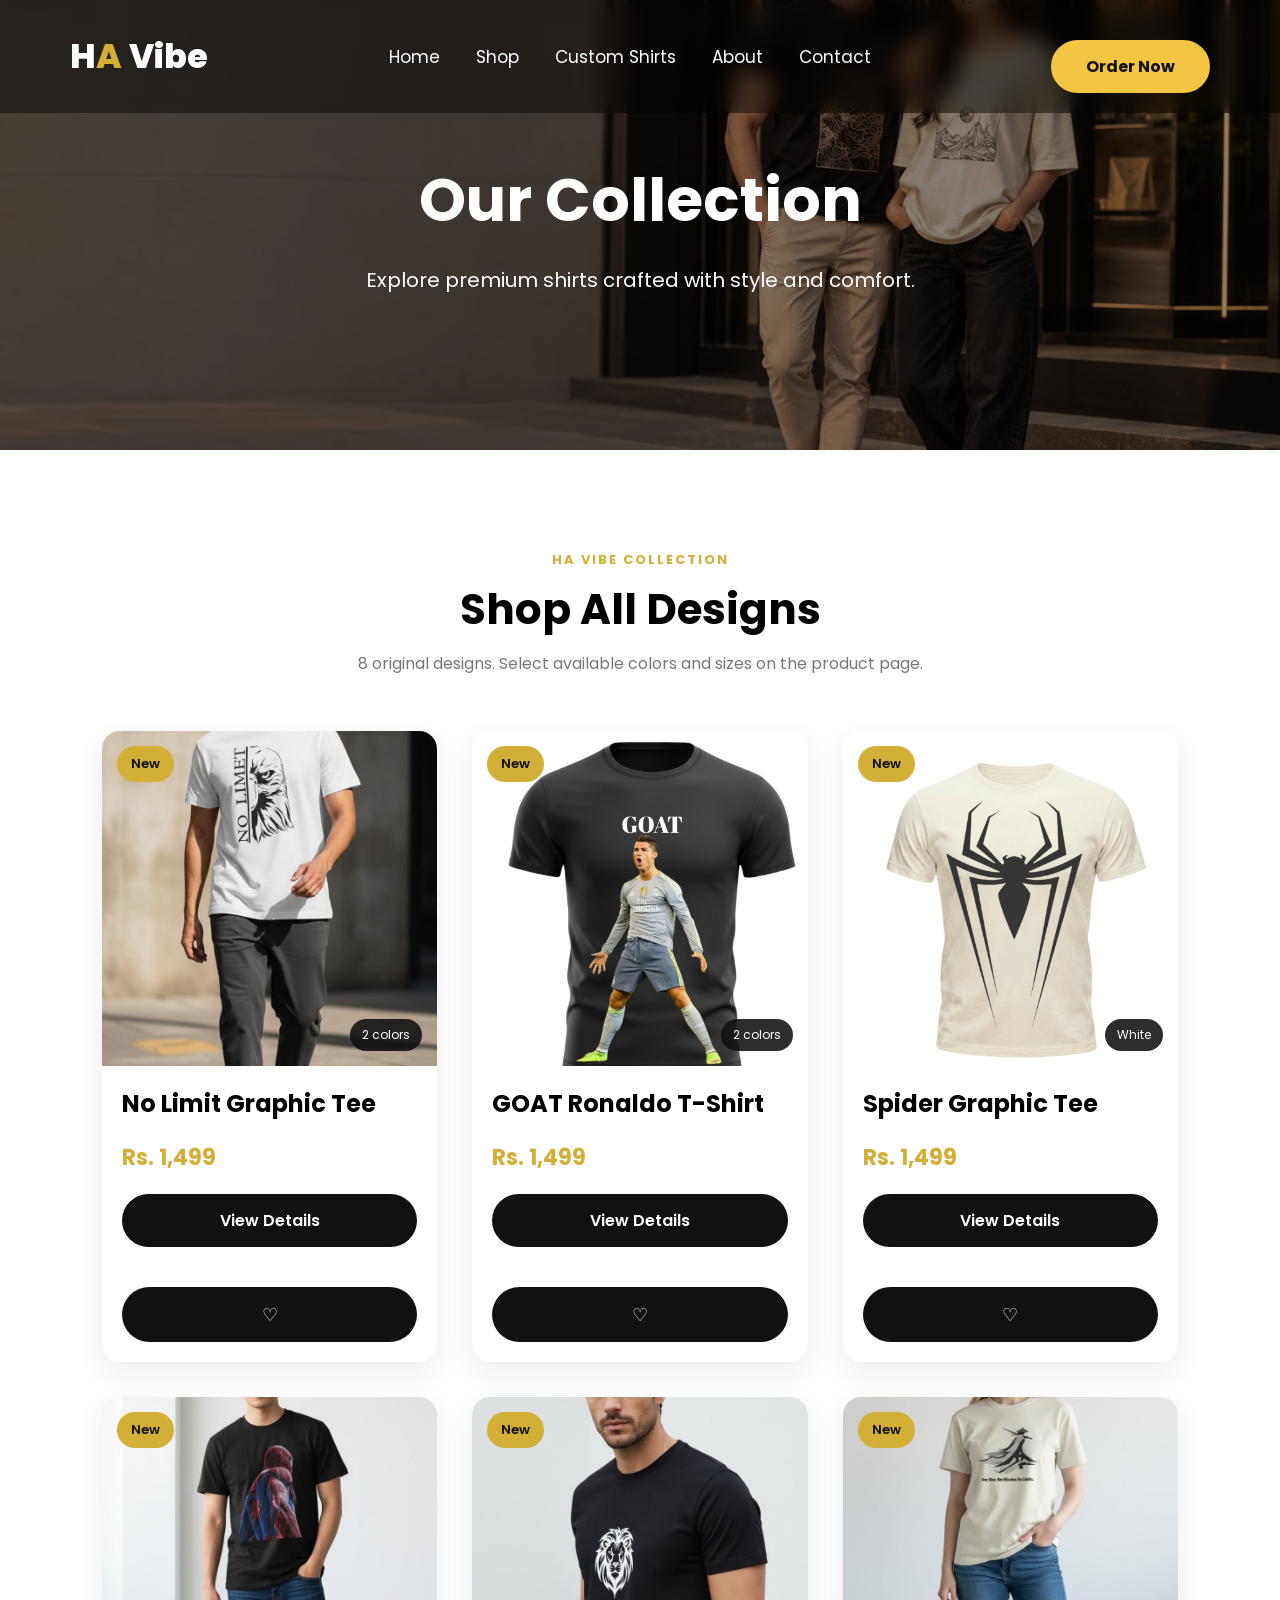
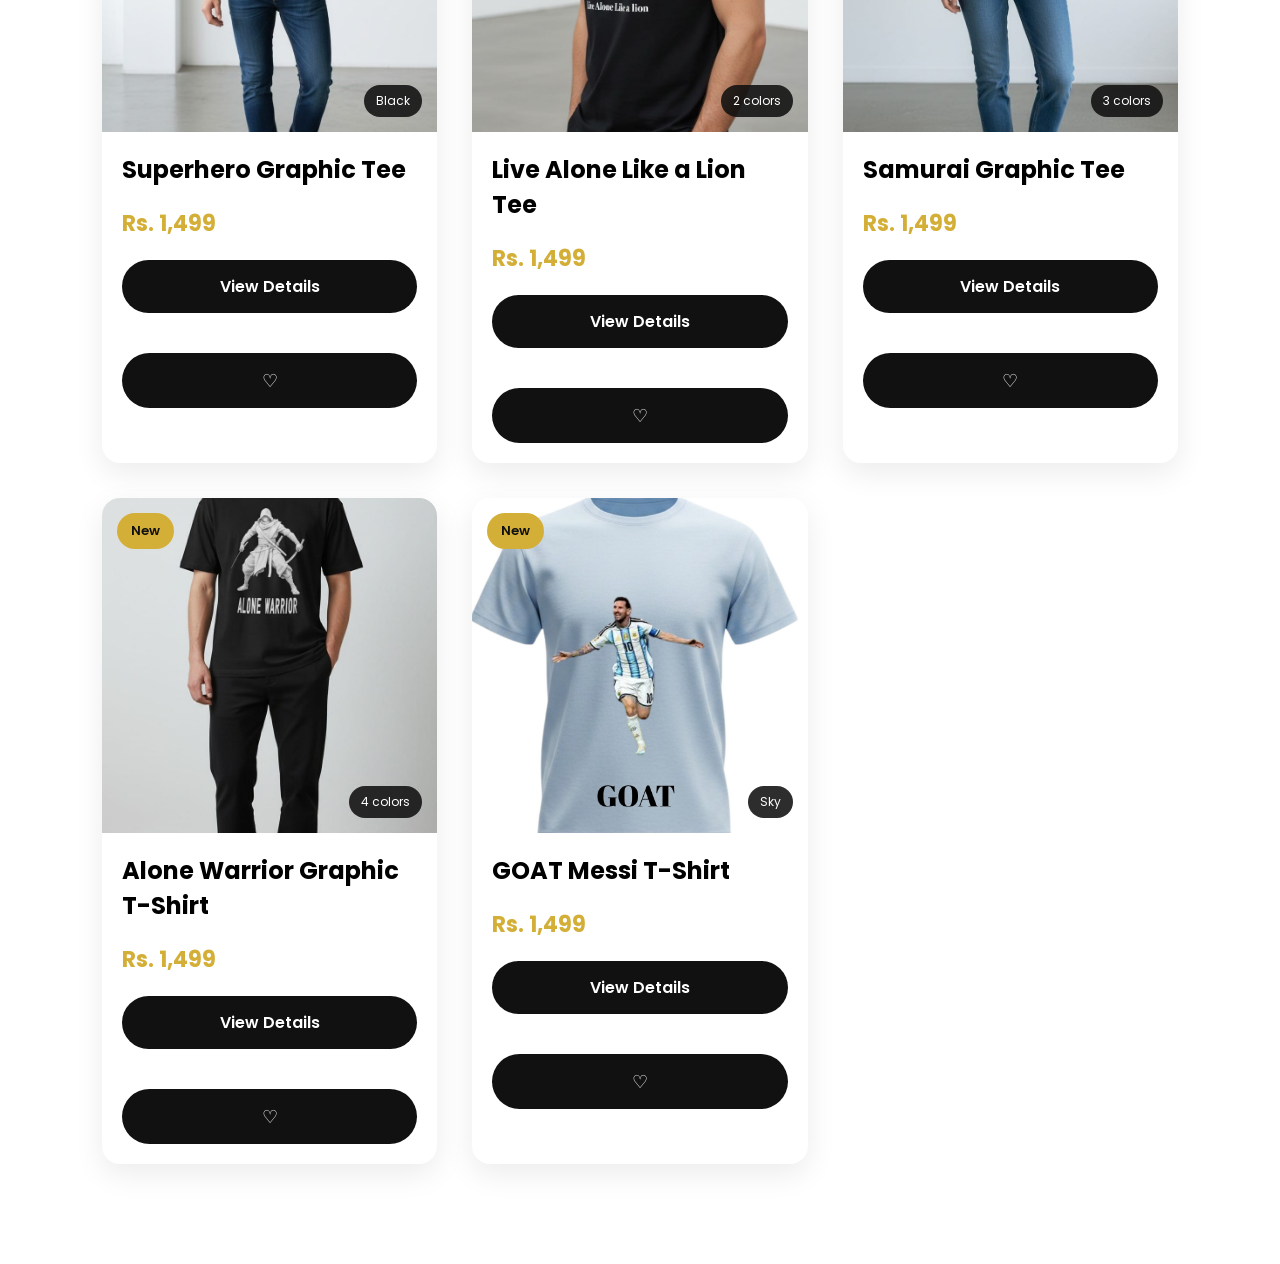
<file: shop.html>
<!DOCTYPE html>
<html lang="en">

<head>

<meta charset="UTF-8">

<meta name="viewport" content="width=device-width, initial-scale=1.0">

<title>Shop | HA Vibe</title>

<link rel="preconnect" href="https://fonts.googleapis.com">

<link rel="preconnect" href="https://fonts.gstatic.com" crossorigin>

<link href="https://fonts.googleapis.com/css2?family=Poppins:wght@300;400;500;600;700;800&display=swap" rel="stylesheet">

<link rel="stylesheet" href="style.css">

</head>

<body>

<header>

<nav class="navbar">

<div class="logo">
H<span>A</span> Vibe
</div>

<ul class="nav-links">

<li><a href="index.html">Home</a></li>

<li><a href="shop.html">Shop</a></li>

<li><a href="custom.html">Custom Shirts</a></li>

<li><a href="about.html">About</a></li>

<li><a href="contact.html">Contact</a></li>

</ul>
<a href="shop.html" class="btn">Order Now</a>

</nav>
</header>

<section class="shop-banner">

<h1>Our Collection</h1>
<p>Explore premium shirts crafted with style and comfort.</p>

</section>

<section class="products shop-products"><div class="shop-heading"><p>HA VIBE COLLECTION</p><h2>Shop All Designs</h2><span>8 original designs. Select available colors and sizes on the product page.</span></div><div class="product-grid"><div class="product-card" data-id="1" data-name="No Limit Graphic Tee" data-price="1499" data-image="images/product1.jpeg"><div class="product-image-wrap"><img src="images/product1.jpeg" alt="No Limit Graphic Tee"><span class="badge">New</span><span class="variant-count">2 colors</span></div><h3>No Limit Graphic Tee</h3><p class="price">Rs. 1,499</p><a href="product-details.html?id=1" class="view-btn">View Details</a><button class="wishlist" aria-label="Add No Limit Graphic Tee to wishlist">♡</button></div>
<div class="product-card" data-id="2" data-name="GOAT Ronaldo T-Shirt" data-price="1499" data-image="images/product2.jpeg"><div class="product-image-wrap"><img src="images/product2.jpeg" alt="GOAT Ronaldo T-Shirt"><span class="badge">New</span><span class="variant-count">2 colors</span></div><h3>GOAT Ronaldo T-Shirt</h3><p class="price">Rs. 1,499</p><a href="product-details.html?id=2" class="view-btn">View Details</a><button class="wishlist" aria-label="Add GOAT Ronaldo T-Shirt to wishlist">♡</button></div>
<div class="product-card" data-id="3" data-name="Spider Graphic Tee" data-price="1499" data-image="images/product3.jpeg"><div class="product-image-wrap"><img src="images/product3.jpeg" alt="Spider Graphic Tee"><span class="badge">New</span><span class="variant-count">White</span></div><h3>Spider Graphic Tee</h3><p class="price">Rs. 1,499</p><a href="product-details.html?id=3" class="view-btn">View Details</a><button class="wishlist" aria-label="Add Spider Graphic Tee to wishlist">♡</button></div>
<div class="product-card" data-id="4" data-name="Superhero Graphic Tee" data-price="1499" data-image="images/product4.jpeg"><div class="product-image-wrap"><img src="images/product4.jpeg" alt="Superhero Graphic Tee"><span class="badge">New</span><span class="variant-count">Black</span></div><h3>Superhero Graphic Tee</h3><p class="price">Rs. 1,499</p><a href="product-details.html?id=4" class="view-btn">View Details</a><button class="wishlist" aria-label="Add Superhero Graphic Tee to wishlist">♡</button></div>
<div class="product-card" data-id="5" data-name="Live Alone Like a Lion Tee" data-price="1499" data-image="images/product5.jpeg"><div class="product-image-wrap"><img src="images/product5.jpeg" alt="Live Alone Like a Lion Tee"><span class="badge">New</span><span class="variant-count">2 colors</span></div><h3>Live Alone Like a Lion Tee</h3><p class="price">Rs. 1,499</p><a href="product-details.html?id=5" class="view-btn">View Details</a><button class="wishlist" aria-label="Add Live Alone Like a Lion Tee to wishlist">♡</button></div>
<div class="product-card" data-id="6" data-name="Samurai Graphic Tee" data-price="1499" data-image="images/product6.jpeg"><div class="product-image-wrap"><img src="images/product6.jpeg" alt="Samurai Graphic Tee"><span class="badge">New</span><span class="variant-count">3 colors</span></div><h3>Samurai Graphic Tee</h3><p class="price">Rs. 1,499</p><a href="product-details.html?id=6" class="view-btn">View Details</a><button class="wishlist" aria-label="Add Samurai Graphic Tee to wishlist">♡</button></div>
<div class="product-card" data-id="7" data-name="Alone Warrior Graphic T-Shirt" data-price="1499" data-image="images/product7.jpeg"><div class="product-image-wrap"><img src="images/product7.jpeg" alt="Alone Warrior Graphic T-Shirt"><span class="badge">New</span><span class="variant-count">4 colors</span></div><h3>Alone Warrior Graphic T-Shirt</h3><p class="price">Rs. 1,499</p><a href="product-details.html?id=7" class="view-btn">View Details</a><button class="wishlist" aria-label="Add Alone Warrior Graphic T-Shirt to wishlist">♡</button></div>
<div class="product-card" data-id="10" data-name="GOAT Messi T-Shirt" data-price="1499" data-image="images/product10.jpeg"><div class="product-image-wrap"><img src="images/product10.jpeg" alt="GOAT Messi T-Shirt"><span class="badge">New</span><span class="variant-count">Sky</span></div><h3>GOAT Messi T-Shirt</h3><p class="price">Rs. 1,499</p><a href="product-details.html?id=10" class="view-btn">View Details</a><button class="wishlist" aria-label="Add GOAT Messi T-Shirt to wishlist">♡</button></div></div></section>
<script src="script.js"></script>

</body>

</html>
</file>
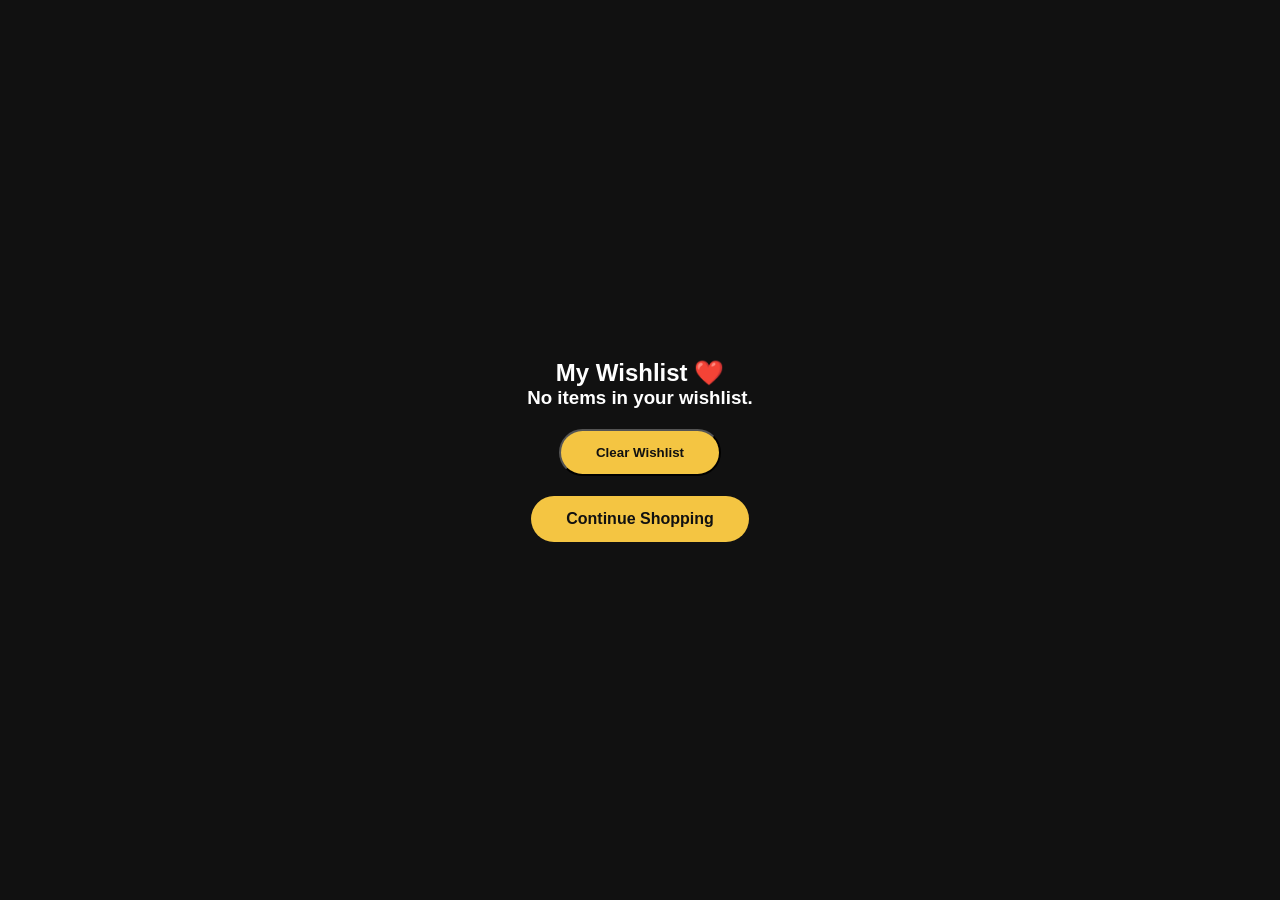
<file: wishlist.html>
<!DOCTYPE html>
<html lang="en">
<head>
<meta charset="UTF-8">
<meta name="viewport" content="width=device-width, initial-scale=1.0">
<title>Wishlist | HA Vibe</title>
<link rel="stylesheet" href="style.css">
</head>

<body>

<section class="wishlist-page">

<h1>My Wishlist ❤️</h1>

<div id="wishlist-items"></div>

<button id="clearWishlist" class="btn">Clear Wishlist</button>

<a href="shop.html" class="btn">Continue Shopping</a>

</section>
<script>
const wishlist = JSON.parse(localStorage.getItem("wishlist")) || [];

const container = document.getElementById("wishlist-items");

container.innerHTML = "";

if (wishlist.length === 0) {

    container.innerHTML = "<h3>No items in your wishlist.</h3>";

} 

else {

    wishlist.forEach(product => {

        container.innerHTML += `
            <div class="wishlist-card">
                <img src="${product.image}" alt="${product.name}" width="180">
                <h3>${product.name}</h3>
                <p>${product.color ? "Color: " + product.color : ""}</p><p>Rs. ${product.price}</p>
            </div>
        `;

    });

}
</script>
<script src="script.js"></script>
</body>
</html>
</file>
<file: style.css>
html{
    scroll-behavior:smooth;
}

/* Reset */

*{
    margin:0;
    padding:0;
    box-sizing:border-box;
    font-family: 'Poppins', sans-serif;
}

/* Body */

body{
    background:#f8f6f2;
}

/* Navigation */

.navbar{
    position: fixed;
    top: 0;
    left: 0;
    width: 100%;

    display: flex;
    justify-content: space-between;
    align-items: center;

    padding: 20px 70px;

    background: rgba(0,0,0,0.45);
    backdrop-filter: blur(10px);

    z-index: 1000;
}

.logo{

font-size:34px;

font-weight:800;

color:white;
}

.logo span{

color:#d4af37;
}

.nav-links{
    display:flex;
    list-style:none;
}

.nav-links li{
    margin:0 18px;
}

.nav-links a{
    color:white;
    text-decoration:none;
    font-size:17px;
    transition:0.3s;
}

.nav-links a:hover{
    color:#d4af37;
}

.btn{

    background:#d4af37;
    color:#111;

    padding:14px 28px;

    border-radius:40px;

    text-decoration:none;

    font-weight:600;

    transition:.35s;
}

.btn:hover{

    background:white;

    transform:translateY(-4px);

    box-shadow:0 10px 25px rgba(0,0,0,.25);
}

/* Hero Section */

.hero{
    height:100vh;

    background:
    linear-gradient(rgba(0,0,0,0.10),
    rgba(0,0,0,0.10)),
    url("images/hero2.jpeg");

    background-size:cover;

    background-position: center;

    display:flex;
    align-items:center;

    padding:0 80px;
}




.hero-content h1{

    font-size:68px;

    line-height:1.1;

    margin-bottom:25px;

    font-weight:800;
}

.hero-content p{

    font-size:20px;

    line-height:1.8;

    color:#f0f0f0;

    margin-bottom:35px;
}

.hero-btn{

    display:inline-block;

    background:#d4af37;

    color:#111;

    padding:16px 40px;

    border-radius:40px;

    text-decoration:none;

    font-weight:bold;

    transition:.4s;
}

hero-btn:hover{

background:white;

transform:translateY(-5px);

box-shadow:0 12px 25px rgba(0,0,0,.3);

}

/* Categories */

.categories{
    padding:100px 8%;
    background:#f8f8f8;
}

.categories h2{
    text-align:center;
    font-size:42px;
    margin-bottom:60px;
    color:#222;
}

.category-container{
    display:grid;
    grid-template-columns:repeat(3,1fr);
    gap:35px;
}

.category-card{
    background:#fff;
    border-radius:18px;
    overflow:hidden;
    box-shadow:0 10px 25px rgba(0,0,0,0.08);
    transition:0.4s;
    cursor:pointer;
}

.category-card:hover{
    transform:translateY(-10px) scale(1.02);
    box-shadow:0 18px 40px rgba(0,0,0,0.15);
}

.category-card img{
    width:100%;
    height:420px;
    object-fit:cover;
}

.category-card h3{
    text-align:center;
    padding:22px;
    font-size:26px;
    font-weight:600;
}

/* PRODUCTS */

.products{

    padding:100px 8%;
    background:#ffffff;
}

.products h2{

    text-align:center;
    font-size:42px;
    margin-bottom:60px;
}

.product-grid{

    display:grid;
    grid-template-columns:repeat(3,1fr);
    gap:35px;
}

.product-card{

    background:#fff;
    border-radius:18px;
    overflow:hidden;
    position:relative;
    box-shadow:0 10px 30px rgba(0,0,0,.08);
    transition:.35s;
}
.product-card:hover{

    transform:translateY(-10px) scale(1.02);
    box-shadow:0 20px 40px rgba(0,0,0,.15);
}
.product-card img{
width:100%;
aspect-ratio:1/1;
object-fit:cover;
display:block;
}
.badge{
    position:absolute;
    top:15px;
    left:15px;
    background:#d4af37;
    color:#111;
    padding:8px 14px;
    border-radius:30px;
    font-size:13px;
    font-weight:600;
}

.product-card h3{

    margin:20px;
    font-size:24px;
}

.price{

    margin:0 20px;
    color:#d4af37;
    font-size:22px;
    font-weight:bold;
}

.product-card button{
    width:calc(100% - 40px);
    margin:20px;
    padding:14px;
    border:none;
    background:#111;
    color:white;
    border-radius:50px;
    cursor:pointer;
    transition:.3s;
}
.product-card .view-btn,
.product-card .btn{

    display:block;

    width:calc(100% - 40px);

    margin:20px;

    padding:14px;

    background:#111;

    color:#fff;

    border-radius:50px;

    text-align:center;

    text-decoration:none;

    transition:.3s;
}
.product-card .view-btn:hover,
.product-card .btn:hover{

    background:#d4af37;

    color:#111;

}


/* WHY US */

.why-us{

    padding:100px 8%;

    background:#f8f8f8;
}

.why-us h2{

    text-align:center;

    font-size:42px;

    margin-bottom:60px;
}

.why-container{

    display:grid;

    grid-template-columns:repeat(4,1fr);

    gap:30px;
}

.why-card{

    background:white;

    padding:40px;

    border-radius:18px;

    text-align:center;

    box-shadow:0 10px 30px rgba(0,0,0,.08);

    transition:.35s;
}

.why-card:hover{

    transform:translateY(-10px);
}

.icon{

    font-size:55px;

    margin-bottom:20px;
}

.why-card h3{

    margin-bottom:15px;
}
/* REVIEWS */

.reviews{

    padding:100px 8%;

    background:white;
}

.reviews h2{

    text-align:center;

    font-size:42px;

    margin-bottom:60px;
}

.review-container{

    display:grid;

    grid-template-columns:repeat(3,1fr);

    gap:30px;
}

.review-card{

    background:#f8f8f8;

    padding:35px;

    border-radius:18px;

    box-shadow:0 10px 30px rgba(0,0,0,.08);

    transition:.35s;
}

.review-card:hover{

    transform:translateY(-8px);
}

.review-card p{

    margin:20px 0;

    line-height:1.8;
}

.review-card h4{

    color:#d4af37;
}
/* CONTACT */

.contact{

    padding:100px 8%;

    background:#f8f8f8;

    text-align:center;
}

.contact h2{

    font-size:42px;

    margin-bottom:20px;
}

.contact-text{

    color:#666;

    margin-bottom:50px;
}

.contact-container{

    display:grid;

    grid-template-columns:repeat(3,1fr);

    gap:30px;
}

.contact-box{

    background:white;

    padding:40px;

    border-radius:18px;

    box-shadow:0 10px 30px rgba(0,0,0,.08);

    transition:.3s;
}

.contact-box:hover{

    transform:translateY(-8px);
}
/* NEWSLETTER */

.newsletter{

    padding:100px 8%;

    text-align:center;

    background:#111;

    color:white;
}

.newsletter h2{

    font-size:40px;

    margin-bottom:20px;
}

.newsletter p{

    margin-bottom:35px;
}

.newsletter input{

    width:350px;

    padding:15px;

    border:none;

    border-radius:40px;

    outline:none;

    margin-right:10px;
}

.newsletter button{

    padding:15px 35px;

    border:none;

    background:#d4af37;

    border-radius:40px;

    font-weight:bold;

    cursor:pointer;
}
/* FOOTER */

footer{

    background:#000;

    color:white;

    padding:70px 8% 30px;
}

.footer-container{

    display:grid;

    grid-template-columns:2fr 1fr 1fr;

    gap:50px;

    margin-bottom:40px;
}

.footer-box h3{

    margin-bottom:20px;

    color:#d4af37;
}

.footer-box a{

    display:block;

    color:white;

    text-decoration:none;

    margin:10px 0;
}

.footer-box a:hover{

    color:#d4af37;
}

footer hr{

    border:1px solid #333;

    margin:30px 0;
}

.copyright{

    text-align:center;

    color:#999;
}

#topBtn{

position:fixed;

bottom:30px;

right:30px;

width:50px;

height:50px;

border:none;

border-radius:50%;

background:#d4af37;

color:#111;

font-size:22px;

cursor:pointer;

display:none;

box-shadow:0 10px 25px rgba(0,0,0,.25);

transition:.3s;

z-index:999;
}

#topBtn:hover{

background:white;

transform:translateY(-5px);
}
@media(max-width:992px){

.hero h1{

font-size:45px;

}

.category-container,
.product-grid,
.review-container,
.contact-container,
.footer-container,
.why-container{

grid-template-columns:1fr 1fr;

}

}


@media(max-width:768px){

.navbar{

flex-direction:column;

padding:20px;

}

.nav-links{

margin:20px 0;

flex-direction:column;

text-align:center;

}

.category-container,
.product-grid,
.review-container,
.contact-container,
.footer-container,
.why-container{

grid-template-columns:1fr;

}

.hero{

padding:40px;

}

.hero h1{

font-size:38px;

}

.newsletter input{

width:100%;

margin-bottom:15px;
}

}
.nav-right{

display:flex;

align-items:center;

gap:25px;

}

.nav-icons{

display:flex;

gap:20px;

font-size:20px;

color:white;

}

.nav-icons i{

cursor:pointer;

transition:.3s;

}

.nav-icons i:hover{

color:#d4af37;

transform:scale(1.2);

}
#topBtn{

position:fixed;

bottom:25px;

right:25px;

width:50px;

height:50px;

border:none;

border-radius:50%;

background:#d4af37;

color:#111;

font-size:22px;

cursor:pointer;

display:none;

transition:.3s;

}

#topBtn:hover{

background:white;

}
/* SHOP PAGE */

.shop-banner{

height:50vh;

background:
linear-gradient(rgba(0,0,0,.45),rgba(0,0,0,.45)),
url("images/hero2.jpeg");

background-size:cover;

background-position:center;

display:flex;

flex-direction:column;

justify-content:center;

align-items:center;

color:white;

text-align:center;
}

.shop-banner h1{

font-size:60px;

margin-bottom:20px;
}

.shop-banner p{

font-size:20px;
}
.view-btn{

display:block;

margin:20px;

padding:15px;

background:#111;

color:white;

text-align:center;

text-decoration:none;

border-radius:40px;

transition:.3s;

font-weight:600;
}

.view-btn:hover{

background:#d4af37;

color:black;

}
/* PRODUCT DETAILS */

.product-details{

padding:140px 8%;

display:grid;

grid-template-columns:1fr 1fr;

gap:60px;

align-items:center;

}

.product-image img{

width:100%;

border-radius:20px;

}

.product-info h1{

font-size:48px;

margin-bottom:15px;

}

.rating{

color:#d4af37;

margin-bottom:20px;

font-size:20px;

}

.product-info h2{

font-size:36px;

margin-bottom:25px;

}

.product-info p{

line-height:1.8;

margin-bottom:30px;

color:#555;

}

.sizes{

display:flex;

gap:15px;

margin:20px 0;

}

.sizes button{

padding:12px 22px;

border:1px solid #ddd;

background:white;

cursor:pointer;

border-radius:10px;

}

.sizes button:hover{

background:#111;

color:white;

}

.colors{

display:flex;

gap:18px;

margin:25px 0;

}

.colors span{

width:35px;

height:35px;

border-radius:50%;

display:block;

cursor:pointer;

border:2px solid #ddd;

}

.black{

background:black;

}

.white{

background:white;

}

.brown{

background:brown;

}

.action-buttons{

display:flex;

gap:20px;

margin-top:40px;

}

.cart-btn{

padding:16px 35px;

border:none;

background:#111;

color:white;

border-radius:40px;

cursor:pointer;

}

.buy-btn{

padding:16px 35px;

border:none;

background:#d4af37;

border-radius:40px;

cursor:pointer;

font-weight:bold;

}
/* CUSTOM PAGE */

.custom-page{

padding:140px 8%;

max-width:900px;

margin:auto;

}

.custom-page h1{

font-size:48px;

text-align:center;

margin-bottom:15px;

}

.custom-page p{

text-align:center;

margin-bottom:50px;

color:#666;

}

.custom-form{

display:flex;

flex-direction:column;

gap:20px;

}

.custom-form label{

font-weight:600;

}

.custom-form input,
.custom-form select,
.custom-form textarea{

padding:15px;

border:1px solid #ddd;

border-radius:10px;

font-size:16px;

font-family:'Poppins',sans-serif;

}

.custom-form textarea{

resize:vertical;

}

.custom-form button{

padding:18px;

background:#111;

color:white;

border:none;

border-radius:50px;

font-size:18px;

cursor:pointer;

transition:.3s;

}

.custom-form button:hover{

background:#d4af37;

color:black;

}
/* ABOUT PAGE */

.about-hero{

height:50vh;

background:
linear-gradient(rgba(0,0,0,.5),rgba(0,0,0,.5)),
url("images/about-banner.jpg");

background-size:cover;

background-position:center;

display:flex;

flex-direction:column;

justify-content:center;

align-items:center;

text-align:center;

color:white;

}

.about-hero h1{

font-size:60px;

margin-bottom:15px;

}

.about-content{

padding:100px 8%;

display:grid;

grid-template-columns:1fr 1fr;

gap:60px;

align-items:center;

}

.about-image img{

width:100%;

border-radius:20px;

}

.about-text h2{

font-size:36px;

margin-bottom:20px;

}

.about-text p{

line-height:1.9;

color:#555;

margin-bottom:40px;

}

.stats{

padding:80px 8%;

display:grid;

grid-template-columns:repeat(4,1fr);

gap:30px;

background:#f8f8f8;

text-align:center;

}

.stat-box{

background:white;

padding:40px;

border-radius:18px;

box-shadow:0 10px 30px rgba(0,0,0,.08);

}

.stat-box h2{

font-size:42px;

color:#d4af37;

margin-bottom:10px;

}

.cta{

padding:100px 8%;

text-align:center;

}

.cta h2{

font-size:46px;

margin-bottom:20px;

}

.cta p{

margin-bottom:35px;

color:#666;

}
/* CONTACT PAGE */

.contact-hero{

height:45vh;

background:
linear-gradient(rgba(0,0,0,.5),rgba(0,0,0,.5)),
url("images/contact-banner.jpg");

background-size:cover;

background-position:center;

display:flex;

flex-direction:column;

justify-content:center;

align-items:center;

color:white;

text-align:center;

}

.contact-hero h1{

font-size:60px;

margin-bottom:15px;

}

.contact-page{

padding:100px 8%;

display:grid;

grid-template-columns:1fr 1fr;

gap:60px;

}

.contact-info{

background:#f8f8f8;

padding:40px;

border-radius:20px;

}

.contact-info p{

margin:20px 0;

font-size:18px;

}

.contact-form{

background:#ffffff;

padding:40px;

border-radius:20px;

box-shadow:0 10px 30px rgba(0,0,0,.08);

}

.contact-form form{

display:flex;

flex-direction:column;

gap:20px;

}

.contact-form input,
.contact-form textarea{

padding:15px;

border:1px solid #ddd;

border-radius:10px;

font-size:16px;

font-family:'Poppins',sans-serif;

}

.contact-form button{

padding:18px;

border:none;

background:#111;

color:white;

border-radius:40px;

cursor:pointer;

transition:.3s;

}

.contact-form button:hover{

background:#d4af37;

color:black;

}

.map{

padding:80px 8%;

text-align:center;

}

.map-box{

height:400px;

background:#eee;

border-radius:20px;

display:flex;

justify-content:center;

align-items:center;

font-size:22px;

color:#777;

}
.wishlist{
    background: transparent;
    border: none;
    font-size: 24px;
    cursor: pointer;
    transition: 0.3s;
}

.wishlist.active{
    color: red;
}
.search-page,
.wishlist-page,
.cart-page{
    min-height:100vh;
    display:flex;
    flex-direction:column;
    justify-content:center;
    align-items:center;
    text-align:center;
    background:#111;
    color:white;
    padding:40px;
}

.search-box{
    width:350px;
    max-width:90%;
    padding:15px;
    border:none;
    border-radius:50px;
    margin:20px 0;
    font-size:18px;
}

.btn{
    display:inline-block;
    margin-top:20px;
    padding:14px 35px;
    background:#f4c542;
    color:#111;
    text-decoration:none;
    border-radius:40px;
    font-weight:bold;
    transition:.3s;
}

.btn:hover{
    background:#fff;
}

.product-details{
display:flex;
justify-content:center;
align-items:center;
gap:60px;
padding:80px;
background:#111;
color:white;
min-height:100vh;
flex-wrap:wrap;
}

.product-details img{
width:400px;
border-radius:15px;
}

.details{
max-width:500px;
}

.details h1{
font-size:40px;
margin-bottom:20px;
}

.details h2{
color:#f4c542;
margin-bottom:20px;
}

.details p{
line-height:1.8;
margin-bottom:30px;
}
.category-card{
    text-decoration: none;
    color: inherit;
    display: block;
}/* ===== PROFESSIONAL PRODUCT VARIANTS ===== */
.shop-heading{text-align:center;margin-bottom:55px}.shop-heading p,.detail-eyebrow{color:#d4af37;font-weight:700;letter-spacing:2px;font-size:13px}.shop-heading h2{margin:8px 0 10px!important}.shop-heading span{color:#777}.product-image-wrap{position:relative}.variant-count{position:absolute;right:15px;bottom:15px;background:rgba(17,17,17,.88);color:#fff;padding:7px 12px;border-radius:30px;font-size:12px}.professional-details{background:linear-gradient(135deg,#0a0a0a,#181818);padding:130px 8% 80px;align-items:flex-start}.product-visual{position:relative;max-width:520px;width:100%;text-align:center}.professional-details .product-visual img{width:100%;height:650px;object-fit:cover;background:#f4f4f4;border-radius:24px;box-shadow:0 25px 60px rgba(0,0,0,.4);transition:opacity .2s ease,transform .2s ease}.professional-details .product-visual img.changing{opacity:.25;transform:scale(.985)}.detail-badge{position:absolute;z-index:2;top:18px;left:18px;background:#d4af37;color:#111;padding:9px 14px;border-radius:30px;font-size:11px;font-weight:800;letter-spacing:1px}.image-note{font-size:12px;color:#999;margin-top:12px}.professional-details .details{max-width:620px;padding-top:15px}.professional-details .details h1{font-size:46px;line-height:1.15;margin:10px 0 14px}.professional-details .details h2{font-size:30px}.professional-details .details>p#product-description{color:#c9c9c9;white-space:pre-line}.option-block{border-top:1px solid #333;padding-top:22px;margin-top:24px}.option-heading{display:flex;justify-content:space-between;align-items:center;margin-bottom:15px}.option-heading span{font-size:13px;color:#aaa}.color-options{display:flex;flex-wrap:wrap;gap:12px}.color-option{display:flex;align-items:center;gap:9px;padding:10px 15px;background:#202020;color:#fff;border:1px solid #3b3b3b;border-radius:12px;cursor:pointer;font-family:inherit;transition:.25s}.color-option:hover,.color-option.active,.size-option.active{border-color:#d4af37;box-shadow:0 0 0 2px rgba(212,175,55,.18);transform:translateY(-2px)}.swatch{width:20px;height:20px;border-radius:50%;border:2px solid rgba(255,255,255,.45);display:inline-block}.swatch-white{background:#f4f1e8}.swatch-black{background:#111}.swatch-grey{background:#777}.swatch-sky,.swatch-sky-blue{background:#87ceeb}.swatch-brown{background:#795548}.professional-details .sizes{margin:0}.professional-details .sizes button{background:#202020;color:#fff;border-color:#3b3b3b;min-width:58px;font-family:inherit;font-weight:700}.detail-actions{display:flex;gap:12px;flex-wrap:wrap;margin-top:28px}.detail-actions .btn{border:0;cursor:pointer;font-family:inherit}.primary-action{background:#d4af37!important}.secondary-action{background:transparent!important;color:#fff!important;border:1px solid #555!important}.product-promises{display:flex;flex-wrap:wrap;gap:10px;margin-top:25px}.product-promises span{background:#202020;border:1px solid #303030;padding:8px 12px;border-radius:8px;color:#ddd;font-size:12px}.variant-note{font-size:11px;color:#777!important;margin-top:20px!important}.product-not-found{text-align:center}.wishlist{font-size:18px!important}
@media(max-width:768px){.professional-details{padding:105px 20px 55px}.professional-details .product-visual img{height:480px}.professional-details .details h1{font-size:34px}.option-heading{align-items:flex-start;gap:10px}.detail-actions{flex-direction:column}.detail-actions .btn{width:100%;margin-top:0}.color-option{padding:9px 12px}}


/* ===== FINAL COMMERCE EXPERIENCE ===== */
.page-heading{text-align:center;margin:0 auto 45px;max-width:760px}
.page-heading>p,.detail-eyebrow{color:#b18a18;font-weight:800;letter-spacing:2px;font-size:13px}
.page-heading h1{font-size:48px;margin:8px 0 12px;color:#151515}
.page-heading span{color:#666;line-height:1.7}
.professional-cart,.checkout-page{padding:150px 8% 90px;min-height:100vh}
.professional-cart{max-width:1200px;margin:auto}
.cart-card{display:grid;grid-template-columns:130px 1fr auto auto;gap:28px;align-items:center;background:#fff;padding:20px;margin-bottom:18px;border-radius:20px;box-shadow:0 10px 35px rgba(0,0,0,.07)}
.cart-card img{width:130px;height:130px;object-fit:cover;border-radius:14px}
.cart-info h3{font-size:20px;margin-bottom:8px}.cart-info p{color:#777;margin-bottom:10px}.cart-info strong{color:#b18a18;font-size:19px}
.quantity-control{display:flex;align-items:center;border:1px solid #ddd;border-radius:30px;overflow:hidden}
.quantity-control button{border:0;background:#f6f3ed;width:38px;height:38px;cursor:pointer;font-size:20px}.quantity-control span{min-width:38px;text-align:center;font-weight:700}
.remove-item{border:0;background:transparent;color:#9b2929;cursor:pointer;font-weight:600}
.cart-summary{margin:35px 0 0 auto;max-width:480px;background:#111;color:#fff;padding:28px;border-radius:20px}
.cart-summary>div{display:flex;justify-content:space-between;align-items:center;font-size:21px;margin-bottom:22px}.cart-summary strong{color:#d4af37;font-size:26px}
.checkout-btn,.place-order-btn{border:0;width:100%;cursor:pointer;font-size:16px}
.empty-state{text-align:center;background:#fff;padding:70px 25px;border-radius:20px}.empty-state p{margin:12px 0 30px;color:#666}
.checkout-page{max-width:1300px;margin:auto}.checkout-grid{display:grid;grid-template-columns:1.15fr .85fr;gap:35px;align-items:start}
.checkout-form,.order-review{background:#fff;padding:35px;border-radius:22px;box-shadow:0 12px 40px rgba(0,0,0,.07)}
.checkout-form h2,.order-review h2{margin-bottom:25px;font-size:27px}
.checkout-form label{display:block;font-weight:600;margin-bottom:18px}.checkout-form input,.checkout-form textarea{width:100%;margin-top:8px;padding:14px 16px;border:1px solid #ddd;border-radius:12px;outline:none;font:inherit}.checkout-form input:focus,.checkout-form textarea:focus{border-color:#d4af37;box-shadow:0 0 0 3px rgba(212,175,55,.14)}
.payment-note{background:#f8f5ed;padding:18px;border-radius:14px;margin:8px 0 22px}.payment-note p{color:#666;margin-top:5px;font-size:14px}
.order-review{position:sticky;top:110px}.checkout-item{display:grid;grid-template-columns:70px 1fr auto;gap:14px;align-items:center;padding:15px 0;border-bottom:1px solid #eee}.checkout-item img{width:70px;height:70px;object-fit:cover;border-radius:10px}.checkout-item div{display:flex;flex-direction:column}.checkout-item span{color:#777;font-size:13px;margin-top:4px}.checkout-item b{font-size:14px}
.checkout-total{display:flex;justify-content:space-between;font-size:23px;padding-top:24px}.checkout-total strong{color:#b18a18}
.success-page{min-height:100vh;display:grid;place-items:center;padding:40px;background:#f8f6f2}.success-card{max-width:680px;background:#fff;padding:60px;text-align:center;border-radius:28px;box-shadow:0 20px 60px rgba(0,0,0,.1)}.success-icon{width:75px;height:75px;border-radius:50%;display:grid;place-items:center;background:#d4af37;margin:0 auto 22px;font-size:38px;font-weight:800}.success-card>p:first-of-type{letter-spacing:2px;color:#b18a18;font-weight:800}.success-card h1{font-size:40px;margin:14px 0}.success-card p{color:#666;line-height:1.8}.success-card #order-reference{display:flex;justify-content:space-between;background:#f7f4ed;padding:18px;border-radius:14px;margin:28px 0}
@media(max-width:800px){.checkout-grid{grid-template-columns:1fr}.order-review{position:static}.cart-card{grid-template-columns:90px 1fr}.cart-card img{width:90px;height:90px}.quantity-control,.remove-item{grid-column:auto}.page-heading h1{font-size:38px}.professional-cart,.checkout-page{padding:130px 5% 60px}}
</file>
